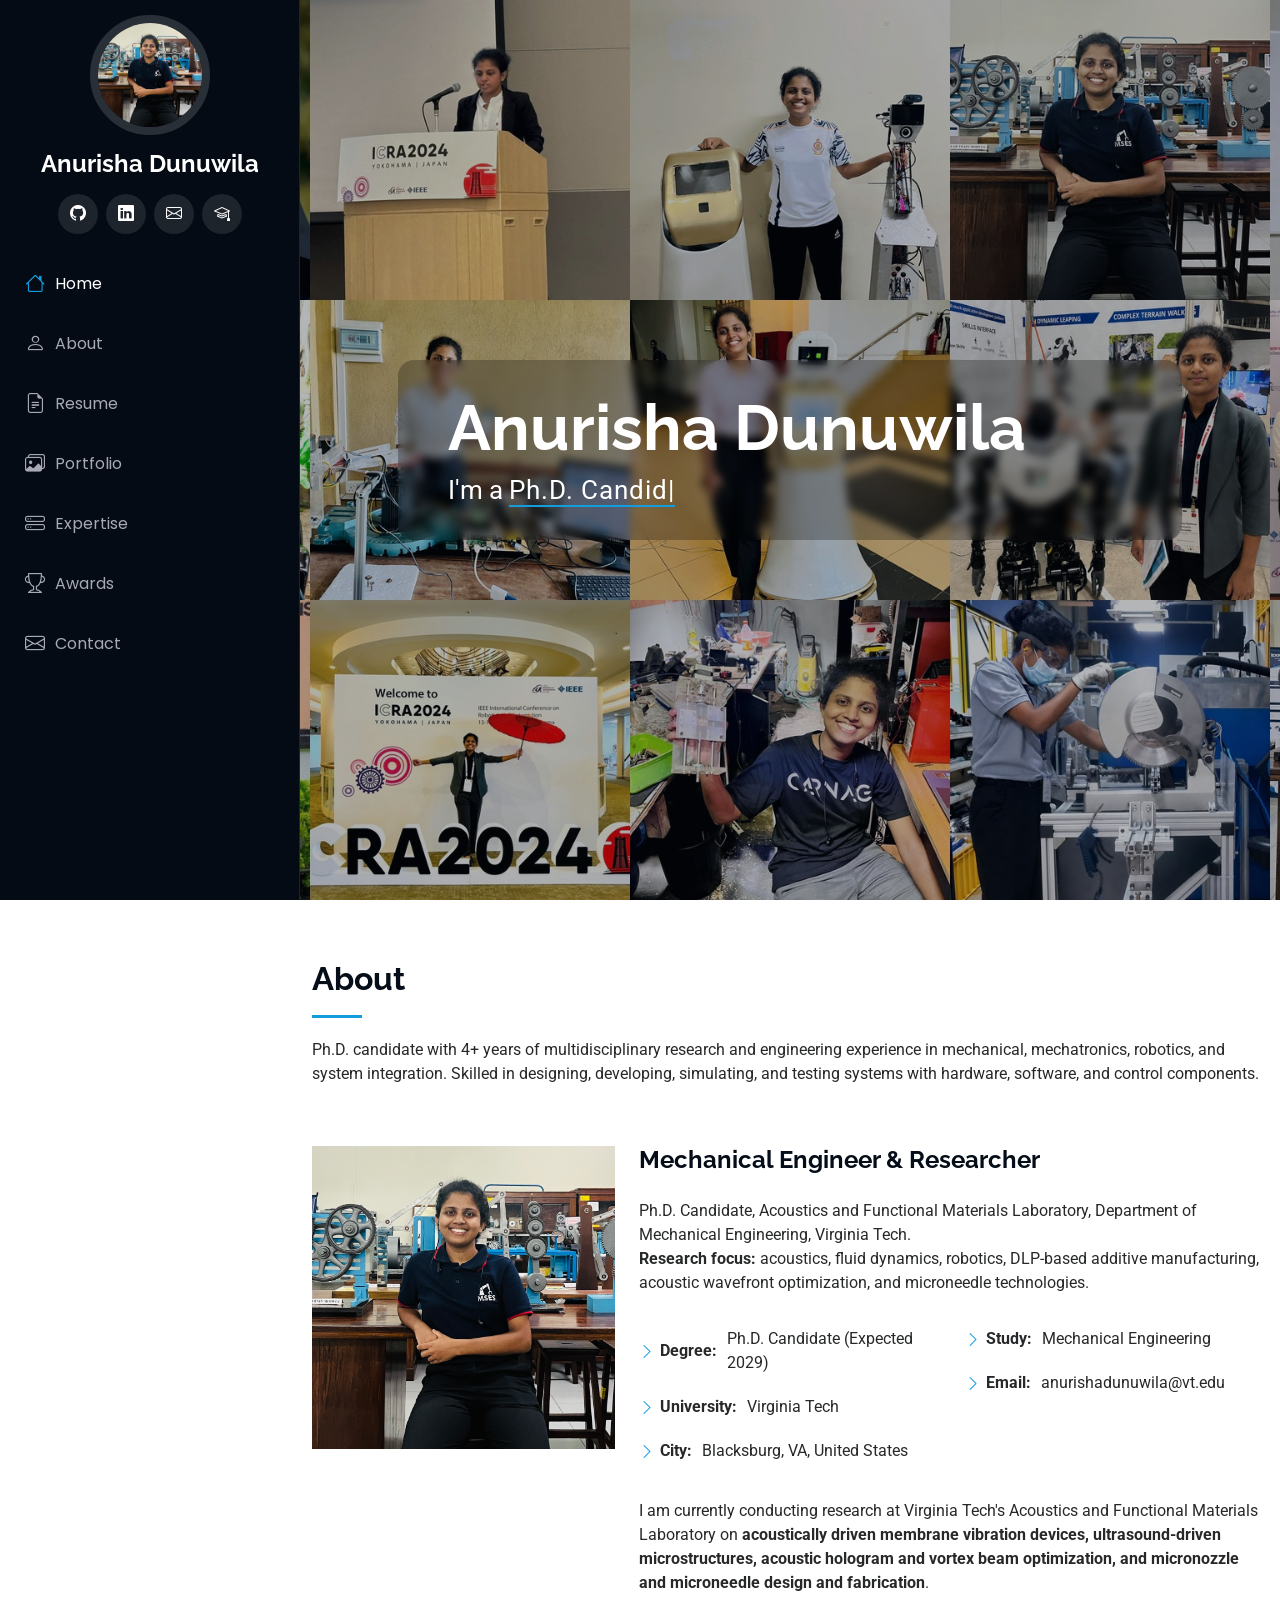
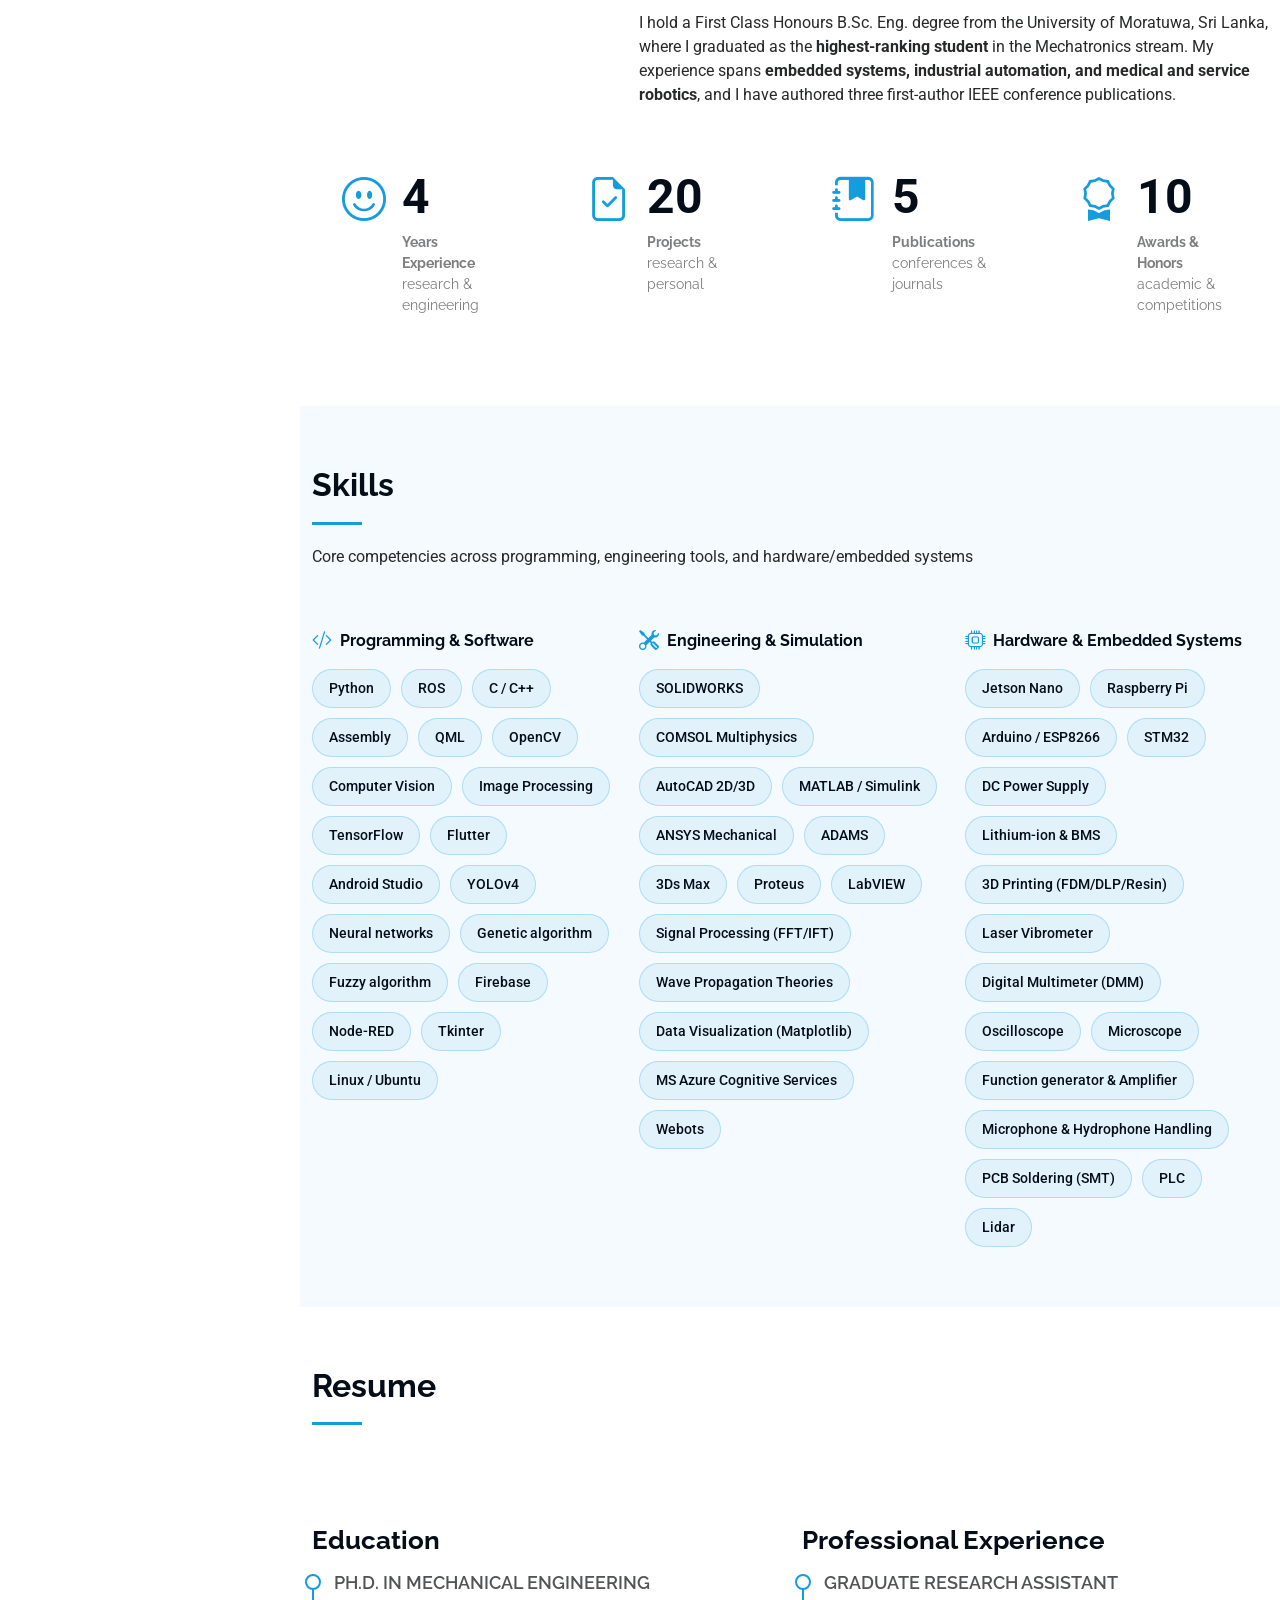
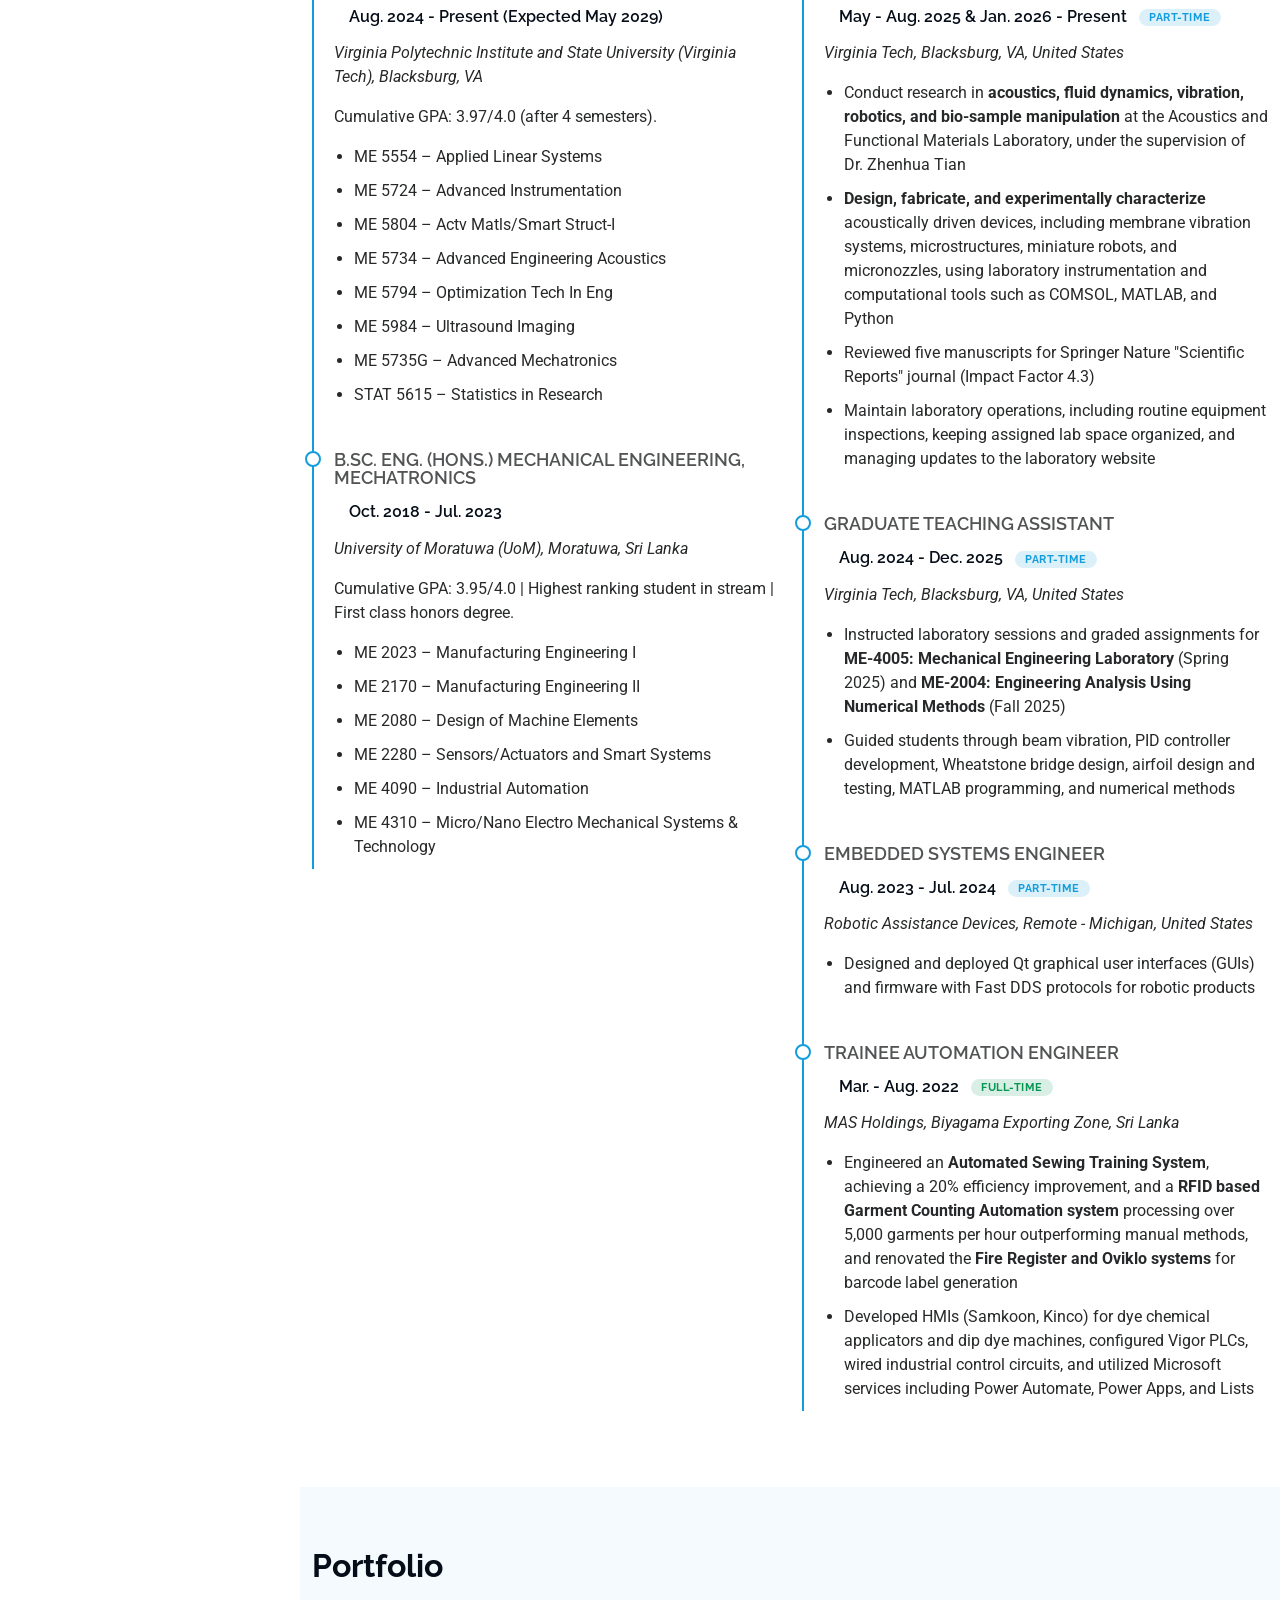
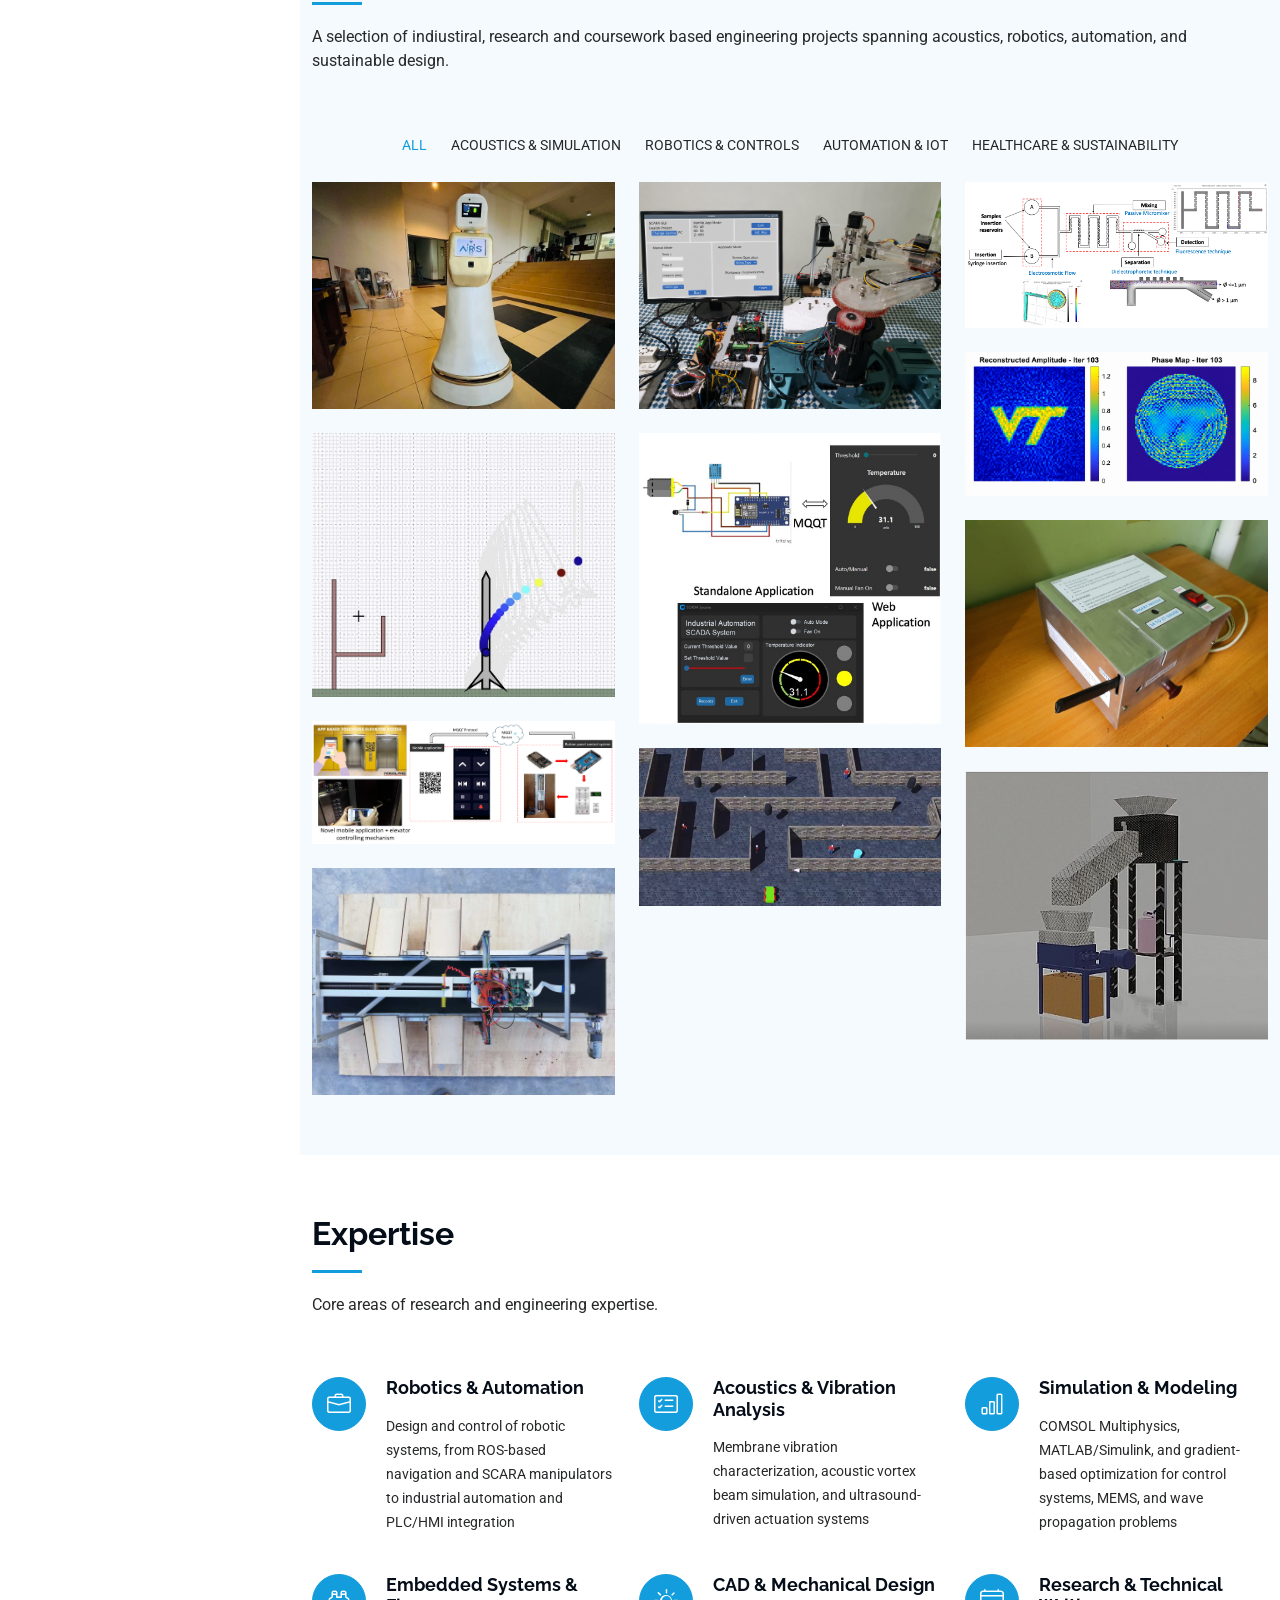
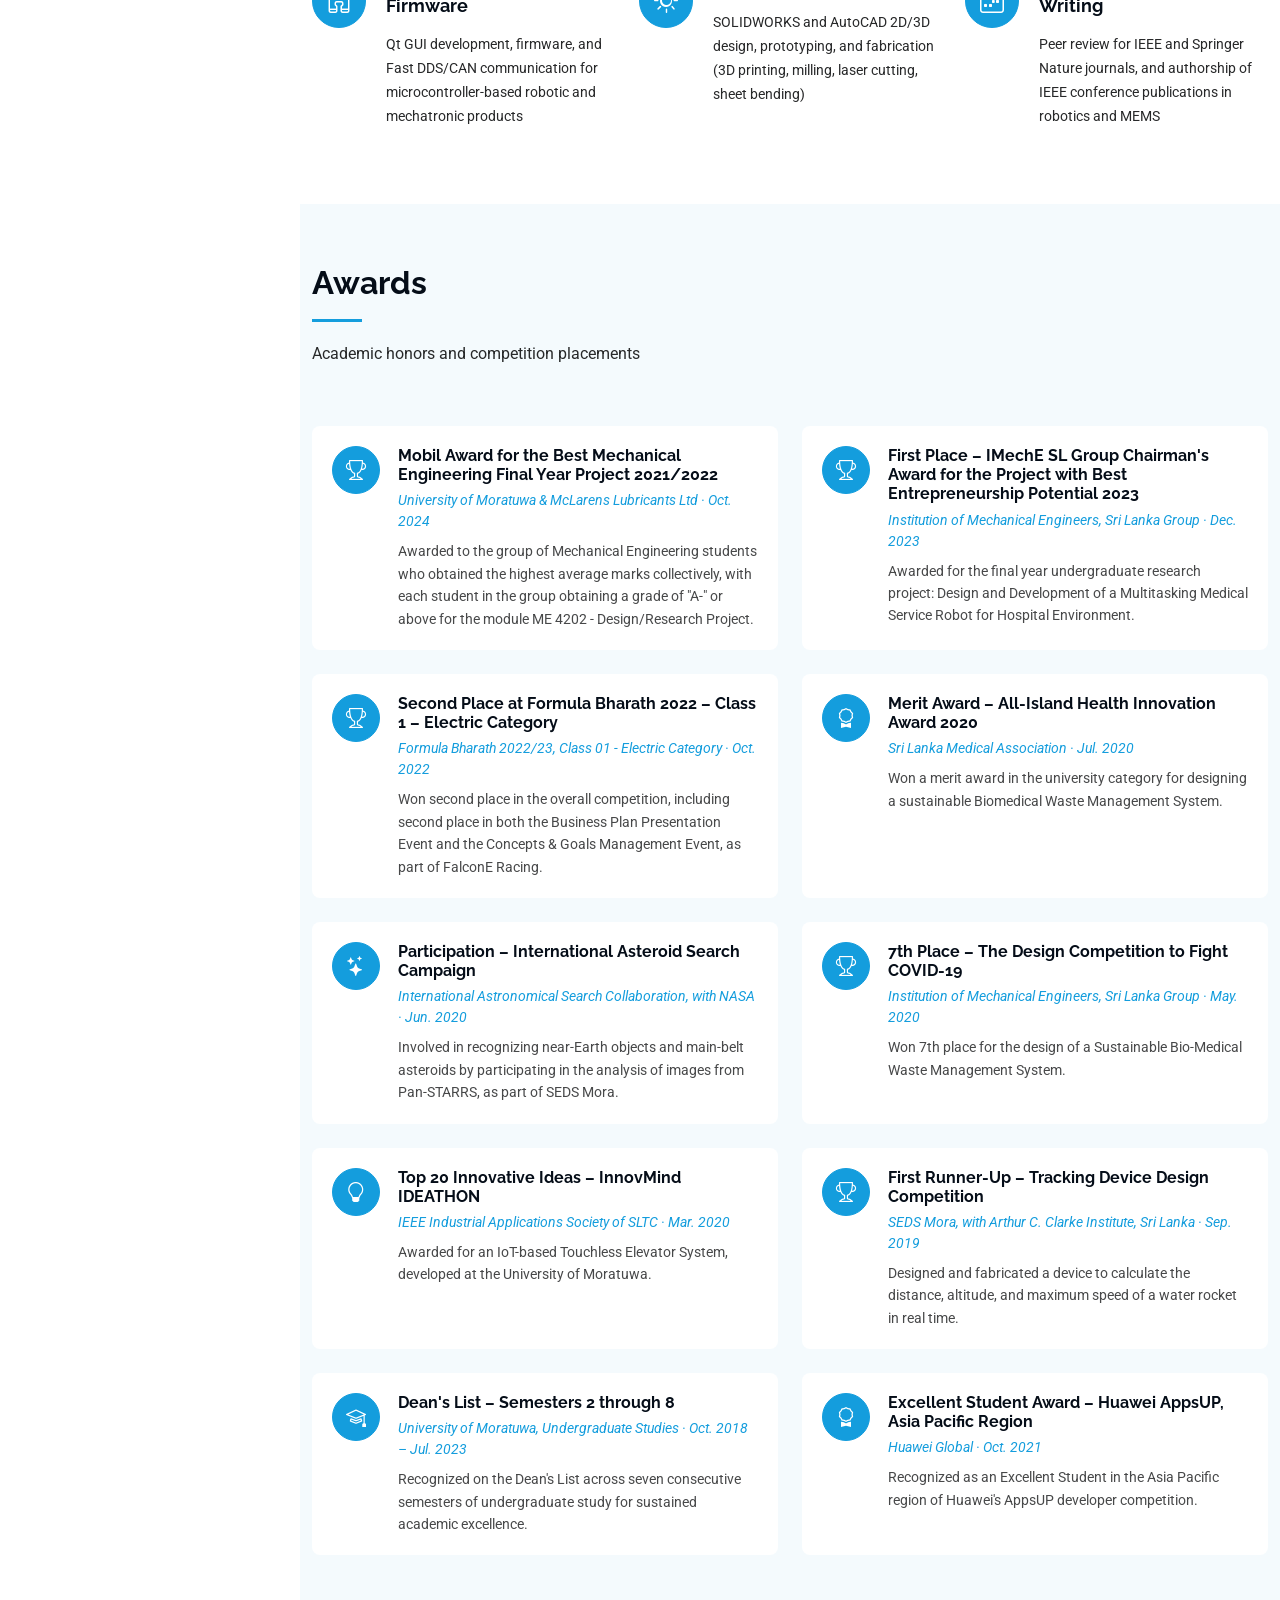
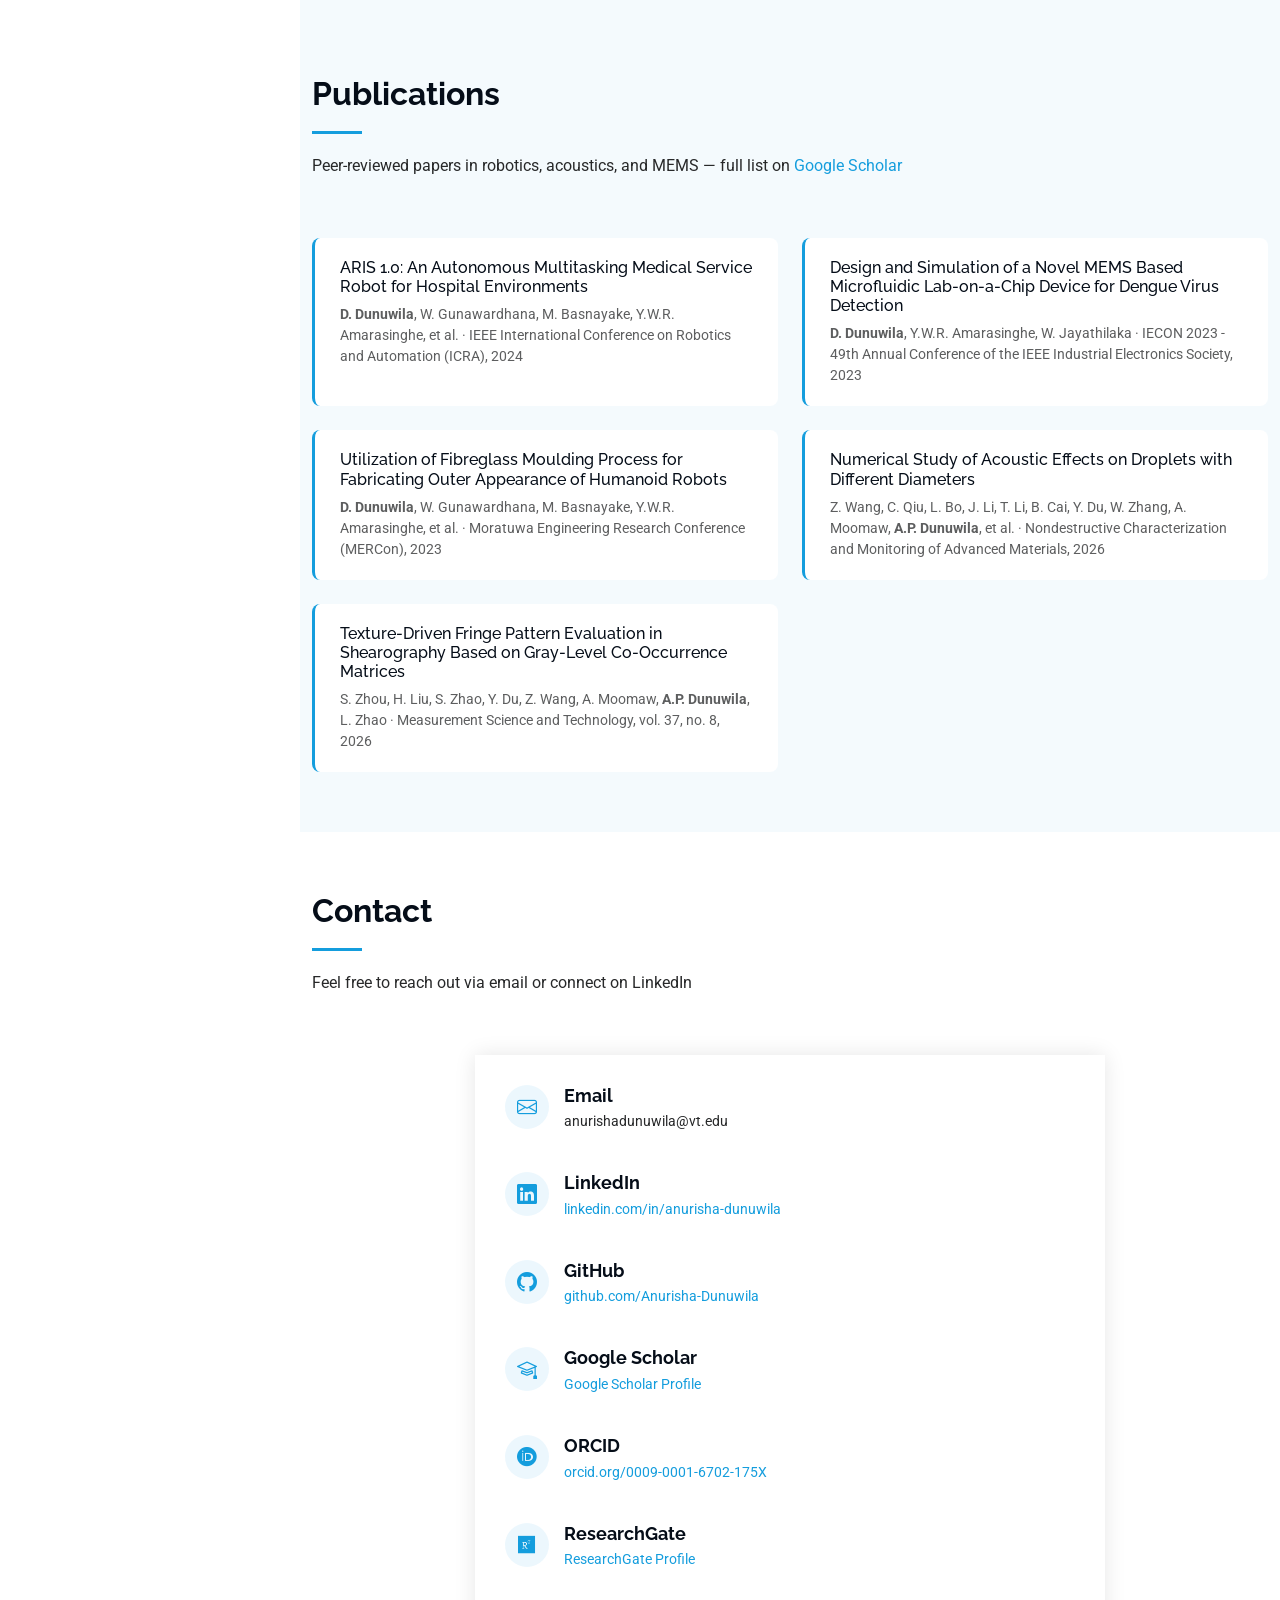
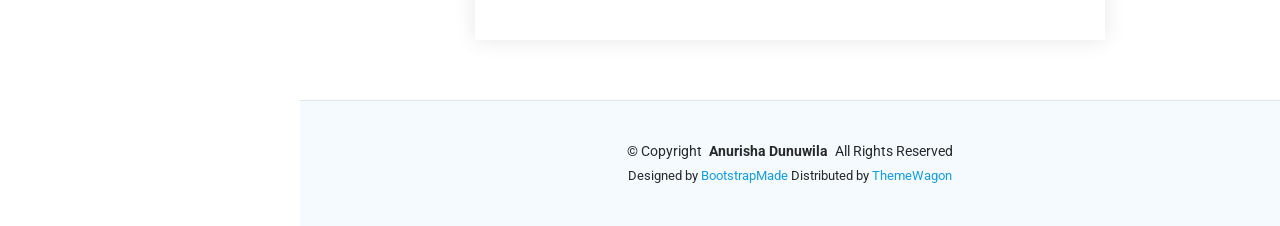
<file: index.html>
<!DOCTYPE html>
<html lang="en">

<head>
  <meta charset="utf-8">
  <meta content="width=device-width, initial-scale=1.0" name="viewport">
  <title>Anurisha Dunuwila - Mechanical Engineering Ph.D. Candidate</title>
  <meta content="Portfolio of Anurisha Piyathma Dunuwila, Ph.D. Candidate in Mechanical Engineering (Mechatronics) at Virginia Tech." name="description">
  <meta content="mechatronics, robotics, acoustics, mechanical engineering, ultrasound, Virginia Tech" name="keywords">

  <!-- Favicons -->
  <link href="assets/img/favicon.png" rel="icon">

  <!-- Fonts -->
  <link href="https://fonts.googleapis.com" rel="preconnect">
  <link href="https://fonts.gstatic.com" rel="preconnect" crossorigin>
  <link href="https://fonts.googleapis.com/css2?family=Roboto:ital,wght@0,100;0,300;0,400;0,500;0,700;0,900;1,100;1,300;1,400;1,500;1,700;1,900&family=Poppins:ital,wght@0,100;0,200;0,300;0,400;0,500;0,600;0,700;0,800;0,900;1,100;1,200;1,300;1,400;1,500;1,600;1,700;1,800;1,900&family=Raleway:ital,wght@0,100;0,200;0,300;0,400;0,500;0,600;0,700;0,800;0,900;1,100;1,200;1,300;1,400;1,500;1,600;1,700;1,800;1,900&display=swap" rel="stylesheet">

  <!-- Vendor CSS Files -->
  <link href="assets/vendor/bootstrap/css/bootstrap.min.css" rel="stylesheet">
  <link href="assets/vendor/bootstrap-icons/bootstrap-icons.css" rel="stylesheet">
  <link rel="stylesheet" href="https://cdnjs.cloudflare.com/ajax/libs/font-awesome/6.5.1/css/all.min.css">
  <link href="assets/vendor/aos/aos.css" rel="stylesheet">
  <link href="assets/vendor/glightbox/css/glightbox.min.css" rel="stylesheet">
  <link href="assets/vendor/swiper/swiper-bundle.min.css" rel="stylesheet">

  <!-- Main CSS File -->
  <link href="assets/css/main.css" rel="stylesheet">

  <!-- =======================================================
  * Template Name: iPortfolio
  * Template URL: https://bootstrapmade.com/iportfolio-bootstrap-portfolio-websites-template/
  * Updated: Jun 29 2024 with Bootstrap v5.3.3
  * Author: BootstrapMade.com
  * License: https://bootstrapmade.com/license/
  ======================================================== -->
</head>

<body class="index-page">

  <header id="header" class="header dark-background d-flex flex-column">
    <i class="header-toggle d-xl-none bi bi-list"></i>

    <div class="profile-img">
      <img src="assets/img/my-profile-img.jpg" alt="" class="img-fluid rounded-circle">
    </div>

    <a href="index.html" class="logo d-flex align-items-center justify-content-center">
      <!-- Uncomment the line below if you also wish to use an image logo -->
      <!-- <img src="assets/img/logo.png" alt=""> -->
      <h1 class="sitename">Anurisha Dunuwila</h1>
    </a>

    <div class="social-links text-center">
      <a href="https://github.com/Anurisha-Dunuwila" class="facebook"><i class="bi bi-github"></i></a>
      <a href="https://linkedin.com/in/anurisha-dunuwila" class="linkedin"><i class="bi bi-linkedin"></i></a>
      <a href="mailto:anurishadunuwila@vt.edu" class="instagram"><i class="bi bi-envelope"></i></a>
      <a href="https://scholar.google.com/citations?user=0nOm_yEAAAAJ&hl=en" class="google-plus" title="Google Scholar"><i class="bi bi-mortarboard"></i></a>
    </div>

    <nav id="navmenu" class="navmenu">
      <ul>
        <li><a href="#hero" class="active"><i class="bi bi-house navicon"></i>Home</a></li>
        <li><a href="#about"><i class="bi bi-person navicon"></i> About</a></li>
        <li><a href="#resume"><i class="bi bi-file-earmark-text navicon"></i> Resume</a></li>
        <li><a href="#portfolio"><i class="bi bi-images navicon"></i> Portfolio</a></li>
        <li><a href="#services"><i class="bi bi-hdd-stack navicon"></i> Expertise</a></li>
        <li><a href="#awards"><i class="bi bi-trophy navicon"></i> Awards</a></li>
        <li><a href="#contact"><i class="bi bi-envelope navicon"></i> Contact</a></li>
      </ul>
    </nav>

  </header>

  <main class="main">

    <!-- Hero Section -->
    <section id="hero" class="hero section dark-background">

      <img src="assets/img/hero-bg.jpg" alt="" data-aos="fade-in" class="">

      <div class="container" data-aos="fade-up" data-aos-delay="100">
        <h2>Anurisha Dunuwila</h2>
        <p>I'm a <span class="typed" data-typed-items="Ph.D. Candidate, Mechanical Engineer, Mechatronics Specialist, Researcher">Ph.D. Candidate</span><span class="typed-cursor typed-cursor--blink" aria-hidden="true"></span><span class="typed-cursor typed-cursor--blink" aria-hidden="true"></span></p>
      </div>

    </section><!-- /Hero Section -->

    <!-- About Section -->
    <section id="about" class="about section">

      <!-- Section Title -->
      <div class="container section-title" data-aos="fade-up">
        <h2>About</h2>
        <p>Ph.D. candidate with 4+ years of multidisciplinary research and engineering experience in mechanical, mechatronics, robotics, and system integration. Skilled in designing, developing, simulating, and testing systems with hardware, software, and control components.</p>
      </div><!-- End Section Title -->

      <div class="container" data-aos="fade-up" data-aos-delay="100">

        <div class="row gy-4 justify-content-center">
          <div class="col-lg-4">
            <img src="assets/img/my-profile-img.jpg" class="img-fluid" alt="">
          </div>
          <div class="col-lg-8 content">
            <h2>Mechanical Engineer &amp; Researcher</h2>
            <p class="py-3">
              Ph.D. Candidate, Acoustics and Functional Materials Laboratory, Department of Mechanical Engineering, Virginia Tech.<br>
              <strong>Research focus:</strong> acoustics, fluid dynamics, robotics, DLP-based additive manufacturing, acoustic wavefront optimization, and microneedle technologies.
            </p>
            <div class="row">
              <div class="col-lg-6">
                <ul>
                  <li><i class="bi bi-chevron-right"></i> <strong>Degree:</strong> <span>Ph.D. Candidate (Expected 2029)</span></li>
                  <li><i class="bi bi-chevron-right"></i> <strong>University:</strong> <span>Virginia Tech</span></li>
                  <li><i class="bi bi-chevron-right"></i> <strong>City:</strong> <span>Blacksburg, VA, United States</span></li>
                </ul>
              </div>
              <div class="col-lg-6">
                <ul>
                  <li><i class="bi bi-chevron-right"></i> <strong>Study:</strong> <span>Mechanical Engineering</span></li>
                  <li><i class="bi bi-chevron-right"></i> <strong>Email:</strong> <span>anurishadunuwila@vt.edu</span></li>
                </ul>
              </div>
            </div>
            <p class="pt-3 mb-0">
              I am currently conducting research at Virginia Tech's Acoustics and Functional Materials Laboratory on <b>acoustically driven membrane vibration devices, ultrasound-driven microstructures, acoustic hologram and vortex beam optimization, and micronozzle and microneedle design and fabrication</b>.
            </p>
            <p class="pt-3 mb-0">
              I hold a First Class Honours B.Sc. Eng. degree from the University of Moratuwa, Sri Lanka, where I graduated as the <b>highest-ranking student</b> in the Mechatronics stream. My experience spans <b>embedded systems, industrial automation, and medical and service robotics</b>, and I have authored three first-author IEEE conference publications.
            </p>
          </div>
        </div>

      </div>

    </section><!-- /About Section -->

    <!-- Stats Section -->
    <section id="stats" class="stats section">

      <div class="container" data-aos="fade-up" data-aos-delay="100">

        <div class="row gy-4">

          <div class="col-lg-3 col-md-6">
            <div class="stats-item">
              <i class="bi bi-emoji-smile"></i>
              <span data-purecounter-start="0" data-purecounter-end="4" data-purecounter-duration="1" class="purecounter"></span>
              <p><strong>Years Experience</strong> <span>research &amp; engineering</span></p>
            </div>
          </div><!-- End Stats Item -->

          <div class="col-lg-3 col-md-6">
            <div class="stats-item">
              <i class="bi bi-file-earmark-check"></i>
              <span data-purecounter-start="0" data-purecounter-end="20" data-purecounter-duration="1" class="purecounter"></span>
              <p><strong>Projects</strong> <span>research &amp; personal</span></p>
            </div>
          </div><!-- End Stats Item -->

          <div class="col-lg-3 col-md-6">
            <div class="stats-item">
              <i class="bi bi-journal-bookmark-fill"></i>
              <span data-purecounter-start="0" data-purecounter-end="5" data-purecounter-duration="1" class="purecounter"></span>
              <p><strong>Publications</strong> <span>conferences & journals</span></p>
            </div>
          </div><!-- End Stats Item -->

          <div class="col-lg-3 col-md-6">
            <div class="stats-item">
              <i class="bi bi-award"></i>
              <span data-purecounter-start="0" data-purecounter-end="10" data-purecounter-duration="1" class="purecounter"></span>
              <p><strong>Awards &amp; Honors</strong> <span>academic &amp; competitions</span></p>
            </div>
          </div><!-- End Stats Item -->

        </div>

      </div>

    </section><!-- /Stats Section -->

    <!-- Skills Section -->
    <section id="skills" class="skills section light-background">

      <!-- Section Title -->
      <div class="container section-title" data-aos="fade-up">
        <h2>Skills</h2>
        <p>Core competencies across programming, engineering tools, and hardware/embedded systems</p>
      </div><!-- End Section Title -->

      <div class="container" data-aos="fade-up" data-aos-delay="100">

        <div class="row gy-4 skills-groups">

          <div class="col-lg-4 col-md-6">
            <h4 class="skills-group-title"><i class="bi bi-code-slash"></i> Programming &amp; Software</h4>
            <div class="skill-tags">
              <span class="skill-tag">Python</span>
              <span class="skill-tag">ROS</span>
              <span class="skill-tag">C / C++</span>
              <span class="skill-tag">Assembly</span>
              <span class="skill-tag">QML</span>
              <span class="skill-tag">OpenCV</span>
              <span class="skill-tag">Computer Vision</span>
              <span class="skill-tag">Image Processing</span>
              <span class="skill-tag">TensorFlow</span>
              <span class="skill-tag">Flutter</span>
              <span class="skill-tag">Android Studio</span>
              <span class="skill-tag">YOLOv4</span>
              <span class="skill-tag">Neural networks</span>
              <span class="skill-tag">Genetic algorithm</span>
              <span class="skill-tag">Fuzzy algorithm</span>
              <span class="skill-tag">Firebase</span>
              <span class="skill-tag">Node-RED</span>
              <span class="skill-tag">Tkinter</span>
              <span class="skill-tag">Linux / Ubuntu</span>
            </div>
          </div>

          <div class="col-lg-4 col-md-6">
            <h4 class="skills-group-title"><i class="bi bi-tools"></i> Engineering &amp; Simulation</h4>
            <div class="skill-tags">
              <span class="skill-tag">SOLIDWORKS</span>
              <span class="skill-tag">COMSOL Multiphysics</span>
              <span class="skill-tag">AutoCAD 2D/3D</span>
              <span class="skill-tag">MATLAB / Simulink</span>
              <span class="skill-tag">ANSYS Mechanical</span>
              <span class="skill-tag">ADAMS</span>
              <span class="skill-tag">3Ds Max</span>
              <span class="skill-tag">Proteus</span>
              <span class="skill-tag">LabVIEW</span>
              <span class="skill-tag">Signal Processing (FFT/IFT)</span>
              <span class="skill-tag">Wave Propagation Theories</span>
              <span class="skill-tag">Data Visualization (Matplotlib)</span>
              <span class="skill-tag">MS Azure Cognitive Services</span>
              <span class="skill-tag">Webots</span>
            </div>
          </div>

          <div class="col-lg-4 col-md-6">
            <h4 class="skills-group-title"><i class="bi bi-cpu"></i> Hardware &amp; Embedded Systems</h4>
            <div class="skill-tags">
              <span class="skill-tag">Jetson Nano</span>
              <span class="skill-tag">Raspberry Pi</span>
              <span class="skill-tag">Arduino / ESP8266</span>
              <span class="skill-tag">STM32</span>
              <span class="skill-tag">DC Power Supply</span>
              <span class="skill-tag">Lithium-ion &amp; BMS</span>
              <span class="skill-tag">3D Printing (FDM/DLP/Resin)</span>
              <span class="skill-tag">Laser Vibrometer</span>
              <span class="skill-tag">Digital Multimeter (DMM)</span>
              <span class="skill-tag">Oscilloscope</span>
              <span class="skill-tag">Microscope</span>
              <span class="skill-tag">Function generator & Amplifier</span>
              <span class="skill-tag">Microphone & Hydrophone Handling</span>
              <span class="skill-tag">PCB Soldering (SMT)</span>
              <span class="skill-tag">PLC</span>
              <span class="skill-tag">Lidar</span>
            </div>
          </div>

        </div>

      </div>

    </section><!-- /Skills Section -->

    <!-- Resume Section -->
    <section id="resume" class="resume section">

      <!-- Section Title -->
      <div class="container section-title" data-aos="fade-up">
        <h2>Resume</h2>
      </div><!-- End Section Title -->

      <div class="container">

        <div class="row">

          <div class="col-lg-6" data-aos="fade-up" data-aos-delay="100">

            <h3 class="resume-title">Education</h3>
            <div class="resume-item">
              <h4>Ph.D. in Mechanical Engineering</h4>
              <h5>Aug. 2024 - Present (Expected May 2029)</h5>
              <p><em>Virginia Polytechnic Institute and State University (Virginia Tech), Blacksburg, VA</em></p>
              <p>Cumulative GPA: 3.97/4.0 (after 4 semesters).</p>
              <ul>
                <li>ME 5554 – Applied Linear Systems</li>
                <li>ME 5724 – Advanced Instrumentation</li>
                <li>ME 5804 – Actv Matls/Smart Struct-I</li>
                <li>ME 5734 – Advanced Engineering Acoustics</li>
                <li>ME 5794 – Optimization Tech In Eng</li>
                <li>ME 5984 – Ultrasound Imaging</li>
                <li>ME 5735G – Advanced Mechatronics</li>
                <li>STAT 5615 – Statistics in Research</li>
              </ul>
            </div><!-- Edn Resume Item -->

            <div class="resume-item">
              <h4>B.Sc. Eng. (Hons.) Mechanical Engineering, Mechatronics</h4>
              <h5>Oct. 2018 - Jul. 2023</h5>
              <p><em>University of Moratuwa (UoM), Moratuwa, Sri Lanka</em></p>
              <p>Cumulative GPA: 3.95/4.0 | Highest ranking student in stream | First class honors degree.</p>
              <ul>
                <li>ME 2023 – Manufacturing Engineering I</li>
                <li>ME 2170 – Manufacturing Engineering II</li>
                <li>ME 2080 – Design of Machine Elements</li>
                <li>ME 2280 – Sensors/Actuators and Smart Systems</li>
                <li>ME 4090 – Industrial Automation</li>
                <li>ME 4310 – Micro/Nano Electro Mechanical Systems &amp; Technology</li>
              </ul>
            </div><!-- Edn Resume Item -->

          </div>

          <div class="col-lg-6" data-aos="fade-up" data-aos-delay="200">
            <h3 class="resume-title">Professional Experience</h3>
            <div class="resume-item">
              <h4>Graduate Research Assistant</h4>
              <h5>May - Aug. 2025 &amp; Jan. 2026 - Present <span class="badge-parttime">Part-Time</span></h5>
              <p><em>Virginia Tech, Blacksburg, VA, United States</em></p>
              <ul>
                <li>Conduct research in <b>acoustics, fluid dynamics, vibration, robotics, and bio-sample manipulation</b> at the Acoustics and Functional Materials Laboratory, under the supervision of Dr. Zhenhua Tian</li>
                <li><b>Design, fabricate, and experimentally characterize</b> acoustically driven devices, including membrane vibration systems, microstructures, miniature robots, and micronozzles, using laboratory instrumentation and computational tools such as COMSOL, MATLAB, and Python</li>
                <li>Reviewed five manuscripts for Springer Nature "Scientific Reports" journal (Impact Factor 4.3)</li>
                <li>Maintain laboratory operations, including routine equipment inspections, keeping assigned lab space organized, and managing updates to the laboratory website</li>
              </ul>
            </div><!-- Edn Resume Item -->

            <div class="resume-item">
              <h4>Graduate Teaching Assistant</h4>
              <h5>Aug. 2024 - Dec. 2025 <span class="badge-parttime">Part-Time</span></h5>
              <p><em>Virginia Tech, Blacksburg, VA, United States</em></p>
              <ul>
                <li>Instructed laboratory sessions and graded assignments for <b>ME-4005: Mechanical Engineering Laboratory</b> (Spring 2025) and <b>ME-2004: Engineering Analysis Using Numerical Methods</b> (Fall 2025)</li>
                <li>Guided students through beam vibration, PID controller development, Wheatstone bridge design, airfoil design and testing, MATLAB programming, and numerical methods</li>
              </ul>
            </div><!-- Edn Resume Item -->

            <div class="resume-item">
              <h4>Embedded Systems Engineer</h4>
              <h5>Aug. 2023 - Jul. 2024 <span class="badge-parttime">Part-Time</span></h5>
              <p><em>Robotic Assistance Devices, Remote - Michigan, United States</em></p>
              <ul>
                <li>Designed and deployed Qt graphical user interfaces (GUIs) and firmware with Fast DDS protocols for robotic products</li>
              </ul>
            </div><!-- Edn Resume Item -->

            <div class="resume-item">
              <h4>Trainee Automation Engineer</h4>
              <h5>Mar. - Aug. 2022 <span class="badge-fulltime">Full-Time</span></h5>
              <p><em>MAS Holdings, Biyagama Exporting Zone, Sri Lanka</em></p>
              <ul>
                <li>Engineered an <b>Automated Sewing Training System</b>, achieving a 20% efficiency improvement, and a <b>RFID based Garment Counting Automation system</b> processing over 5,000 garments per hour outperforming manual methods, and renovated the <b>Fire Register and Oviklo systems</b> for barcode label generation</li>
                <li>Developed HMIs (Samkoon, Kinco) for dye chemical applicators and dip dye machines, configured Vigor PLCs, wired industrial control circuits, and utilized Microsoft services including Power Automate, Power Apps, and Lists</li>
              </ul>
            </div><!-- Edn Resume Item -->

          </div>

        </div>

      </div>

    </section><!-- /Resume Section -->

    <!-- Portfolio Section -->
    <section id="portfolio" class="portfolio section light-background">

      <!-- Section Title -->
      <div class="container section-title" data-aos="fade-up">
        <h2>Portfolio</h2>
        <p>A selection of indiustiral, research and coursework based engineering projects spanning acoustics, robotics, automation, and sustainable design.</p>
      </div><!-- End Section Title -->

      <div class="container">

        <div class="isotope-layout" data-default-filter="*" data-layout="masonry" data-sort="original-order">

          <ul class="portfolio-filters isotope-filters" data-aos="fade-up" data-aos-delay="100">
            <li data-filter="*" class="filter-active">All</li>
            <li data-filter=".filter-acoustics">Acoustics &amp; Simulation</li>
            <li data-filter=".filter-robotics">Robotics &amp; Controls</li>
            <li data-filter=".filter-automation">Automation &amp; IoT</li>
            <li data-filter=".filter-healthcare">Healthcare &amp; Sustainability</li>
          </ul><!-- End Portfolio Filters -->

          <div class="row gy-4 isotope-container" data-aos="fade-up" data-aos-delay="200">

            <div class="col-lg-4 col-md-6 portfolio-item isotope-item filter-robotics">
              <div class="portfolio-content h-100">
                <img src="assets/img/portfolio/aris-medical-robot.jpg" class="img-fluid" alt="">
                <div class="portfolio-info">
                  <h4>Multitasking Medical Service Robot (ARIS 1.0)</h4>
                  <p>Semi-autonomous hospital robot with ROS navigation and telepresence</p>
                  <a href="assets/img/portfolio/aris-medical-robot.jpg" data-gallery="portfolio-gallery-robotics" class="glightbox preview-link" data-glightbox="title: Multitasking Medical Service Robot (ARIS 1.0); description: Engineered a <b> semi-autonomous three-wheeled omnidirectional robot </b> with <b> ROS-based navigation </b> (±30 cm accuracy), <b> Jitsi-based telepresence</b>, and <b> Sinhala-language interaction powered by OpenAI,</b> enabling virtual ward rounds and remote patient monitoring in hospital environments. Jul. 2022 - Jul. 2023. "><i class="bi bi-zoom-in"></i></a>
                </div>
              </div>
            </div><!-- End Portfolio Item -->

            <div class="col-lg-4 col-md-6 portfolio-item isotope-item filter-robotics">
              <div class="portfolio-content h-100">
                <img src="assets/img/portfolio/scara-robot.jpg" class="img-fluid" alt="">
                <div class="portfolio-info">
                  <h4>Vision-based 4 DOF SCARA Robot for Screw Operations</h4>
                  <p>Vision-guided robotic arm for automated screw operations</p>
                  <a href="assets/img/portfolio/scara-robot.jpg" data-gallery="portfolio-gallery-robotics" class="glightbox preview-link" data-glightbox="title: Vision-based 4 DOF SCARA Robot for Screw Operations; description: Designed a <b>4 DOF SCARA robot </b> (17 cm radial annular effective workspace) with <b>vision-based (YOLOv4) screw detection</b> (88% accuracy) to locate screw heads and perform screw loosening operations, compatible up to Metric class 4.8 Phillips head M5 screws. Performed forward and inverse kinematics, dynamics, and control system design <b>(Disturbance Observer)</b> with machine learning. Jul. 2021 - Jul. 2023."><i class="bi bi-zoom-in"></i></a>
                </div>
              </div>
            </div><!-- End Portfolio Item -->

            <div class="col-lg-4 col-md-6 portfolio-item isotope-item filter-healthcare">
              <div class="portfolio-content h-100">
                <img src="assets/img/portfolio/microfluidic-lab-chip.png" class="img-fluid" alt="">
                <div class="portfolio-info">
                  <h4>Simulation of a Novel Microfluidic Lab-on-a-Chip Device for Dengue Virus Detection</h4>
                  <p>MEMS microfluidic chip for dengue virus detection</p>
                  <a href="assets/img/portfolio/microfluidic-lab-chip.png" data-gallery="portfolio-gallery-healthcare" class="glightbox preview-link" data-glightbox="title: Simulation of a Novel Microfluidic Lab-on-a-Chip Device for Dengue Virus Detection; description: Designed a MEMS-based lab-on-a-chip device (8x4x2 mm³) with integrated sections for insertion (125 µm/s), mixing (250 µm/s), viral separation (1000 µm/s), and detection using <b> electroosmotic, dielectrophoretic, and fluorescence techniques,</b> validated through <b> COMSOL Multiphysics </b> simulations. Nov. 2022 - Mar. 2023."><i class="bi bi-zoom-in"></i></a>
                </div>
              </div>
            </div><!-- End Portfolio Item -->

            <div class="col-lg-4 col-md-6 portfolio-item isotope-item filter-acoustics">
              <div class="portfolio-content h-100">
                <img src="assets/img/portfolio/acoustic-holograms.jpg" class="img-fluid" alt="">
                <div class="portfolio-info">
                  <h4>Gradient-Based Optimization of Acoustic Holograms for Wavefront Control</h4>
                  <p>Optimization algorithms for acoustic wavefront control</p>
                  <a href="assets/img/portfolio/acoustic-holograms.jpg" data-gallery="portfolio-gallery-acoustics" class="glightbox preview-link" data-glightbox="title: Gradient-Based Optimization of Acoustic Holograms for Wavefront Control; description: Programmed <b>Steepest Descent (SD)</b> and <b> Sequential Quadratic Programming (SQP) algorithms</b> for hologram optimization using the <b> Angular Spectrum Method (ASM)</b>, extending the project toward wave propagation on curved surfaces. SD consistently achieves approximately 99.5-99.8% loss reduction compared to Iterative ASM for different image samples, while providing 25-46% faster convergence in most cases. Jan. - Dec. 2025."><i class="bi bi-zoom-in"></i></a>
                </div>
              </div>
            </div><!-- End Portfolio Item -->

            <div class="col-lg-4 col-md-6 portfolio-item isotope-item filter-robotics">
              <div class="portfolio-content h-100">
                <img src="assets/img/portfolio/rocket-control-system.jpg" class="img-fluid" alt="">
                <div class="portfolio-info">
                  <h4>Rocket Control System Modeling and Simulation</h4>
                  <p>State-space control design for 2D rocket trajectory tracking</p>
                  <a href="assets/img/portfolio/rocket-control-system.jpg" data-gallery="portfolio-gallery-robotics" class="glightbox preview-link" data-glightbox="title: Rocket Control System Modeling and Simulation; description: Coded and implemented a <b>state-space representation</b> for a 2D rocket, including <b>open-loop and closed-loop response, full-state feedback, a Luenberger observer, and an LQI compensator</b> to achieve trajectory tracking under control constraints. Analyzed eigenvalues, damping, and settling time, visualizing responses through custom-built animation tools. Aug. - Dec. 2024."><i class="bi bi-zoom-in"></i></a>
                </div>
              </div>
            </div><!-- End Portfolio Item -->

            <div class="col-lg-4 col-md-6 portfolio-item isotope-item filter-automation">
              <div class="portfolio-content h-100">
                <img src="assets/img/portfolio/scada-temperature-control.jpg" class="img-fluid" alt="">
                <div class="portfolio-info">
                  <h4>SCADA System for Temperature Control in Industrial Applications</h4>
                  <p>Real-time industrial temperature monitoring and fan control</p>
                  <a href="assets/img/portfolio/scada-temperature-control.jpg" data-gallery="portfolio-gallery-automation" class="glightbox preview-link" data-glightbox="title: SCADA System for Temperature Control in Industrial Applications; description: Contributed to standalone application and web application development for real-time fan control via temperature monitoring, using <b> MQTT, Python, and Node-RED</b> to synchronize software with hardware. Nov. 2022 - Mar. 2023."><i class="bi bi-zoom-in"></i></a>
                </div>
              </div>
            </div><!-- End Portfolio Item -->

            <div class="col-lg-4 col-md-6 portfolio-item isotope-item filter-healthcare">
              <div class="portfolio-content h-100">
                <img src="assets/img/portfolio/needle-burner.jpg" class="img-fluid" alt="">
                <div class="portfolio-info">
                  <h4>Design and Development of a Cost-Effective Needle Burner for Healthcare Sector</h4>
                  <p>Cost-effective medical needle disposal device</p>
                  <a href="assets/img/portfolio/needle-burner.jpg" data-gallery="portfolio-gallery-healthcare" class="glightbox preview-link" data-glightbox="title: Design and Development of a Cost-Effective Needle Burner for Healthcare Sector; description: Designed and fabricated a cost-effective needle burner as an alternative to conventional hypodermic needle disposal methods (suitable for 14G-27G needles), featuring an incineration port and hub cutter. <b> COMSOL Multiphysics</b> was used to simulate the incineration process, with <b>SOLIDWORKS, 3Ds Max, and Proteus</b> supporting the design stage, and <b> laser cutting, sheet bending, drilling, and grinding</b> used for fabrication. Nov. 2020 - Jul. 2021."><i class="bi bi-zoom-in"></i></a>
                </div>
              </div>
            </div><!-- End Portfolio Item -->

            <div class="col-lg-4 col-md-6 portfolio-item isotope-item filter-automation">
              <div class="portfolio-content h-100">
                <img src="assets/img/portfolio/iot-touchless-elevator.jpg" class="img-fluid" alt="">
                <div class="portfolio-info">
                  <h4>IoT-Based Touchless Elevator Control</h4>
                  <p>Touchless, QR-based elevator control system</p>
                  <a href="assets/img/portfolio/iot-touchless-elevator.jpg" data-gallery="portfolio-gallery-automation" class="glightbox preview-link" data-glightbox="title: IoT-Based Touchless Elevator Control; description: Prototyped a touchless elevator system and implemented Arduino code for both manual and mobile app-based control, using a QR-code-based floor selection and <b> MQTT</b> over Wi-Fi to relay commands to <b> NodeMCU and Arduino boards</b>, minimizing surface contact and germ spread. Aug. - Dec. 2020."><i class="bi bi-zoom-in"></i></a>
                </div>
              </div>
            </div><!-- End Portfolio Item -->

            <div class="col-lg-4 col-md-6 portfolio-item isotope-item filter-robotics">
              <div class="portfolio-content h-100">
                <img src="assets/img/portfolio/maze-solving-robot.jpg" class="img-fluid" alt="">
                <div class="portfolio-info">
                  <h4>Designing a Maze Solving and Obstacle Avoiding Robot Using Image Processing</h4>
                  <p>Autonomous maze-solving and obstacle-avoiding robot</p>
                  <a href="assets/img/portfolio/maze-solving-robot.jpg" data-gallery="portfolio-gallery-robotics" class="glightbox preview-link" data-glightbox="title: Designing a Maze Solving and Obstacle Avoiding Robot Using Image Processing; description: Launched a robot with camera, receiver, and ultrasonic sensors for <b> object detection and autonomous navigation</b>, using image processing for maze solving and obstacle avoidance. Sep. - Nov. 2020."><i class="bi bi-zoom-in"></i></a>
                </div>
              </div>
            </div><!-- End Portfolio Item -->

            <div class="col-lg-4 col-md-6 portfolio-item isotope-item filter-healthcare">
              <div class="portfolio-content h-100">
                <img src="assets/img/portfolio/biomedical-waste-management.jpg" class="img-fluid" alt="">
                <div class="portfolio-info">
                  <h4>Sustainable Biomedical Waste Management System during COVID-19</h4>
                  <p>Low-cost PPE recycling and decontamination system</p>
                  <a href="assets/img/portfolio/biomedical-waste-management.jpg" data-gallery="portfolio-gallery-healthcare" class="glightbox preview-link" data-glightbox="title: Sustainable Biomedical Waste Management System during COVID-19; description: Designed a novel low-cost PPE recycling system integrating <b> a disinfection chamber, UV treatment tunnel, and shredder </b>, capable of processing 3-6 kg per cycle with a cycle time of 40-60 minutes (approximately 72-144 kg/day) while reducing incineration-related toxic emissions. Mar. - Aug. 2020."><i class="bi bi-zoom-in"></i></a>
                </div>
              </div>
            </div><!-- End Portfolio Item -->

            <div class="col-lg-4 col-md-6 portfolio-item isotope-item filter-automation">
              <div class="portfolio-content h-100">
                <img src="assets/img/portfolio/conveyor-belt-sorting.jpg" class="img-fluid" alt="">
                <div class="portfolio-info">
                  <h4>Fabrication of a Conveyor Belt with Object Sorting &amp; Counting Feature</h4>
                  <p>Automated vegetable sorting via image recognition</p>
                  <a href="assets/img/portfolio/conveyor-belt-sorting.jpg" data-gallery="portfolio-gallery-automation" class="glightbox preview-link" data-glightbox="title: Fabrication of a Conveyor Belt with Object Sorting & Counting Feature; description: Developed an automated conveyor belt (~5 cm/s belt velocity, 8 s detection time, ~180 items/hour sorting capacity) that sorts vegetables using an image recognition model trained with <b>Microsoft Azure Cognitive Services</b>, controlled via <b>Raspberry Pi</b> with ultrasonic and proximity sensors, a servo, and a linear actuator. Oct. 2019 - Mar. 2020."><i class="bi bi-zoom-in"></i></a>
                </div>
              </div>
            </div><!-- End Portfolio Item -->

          </div><!-- End Portfolio Container -->

        </div>

      </div>

    </section><!-- /Portfolio Section -->

    <!-- Services Section -->
    <section id="services" class="services section">

      <!-- Section Title -->
      <div class="container section-title" data-aos="fade-up">
        <h2>Expertise</h2>
        <p>Core areas of research and engineering expertise.</p>
      </div><!-- End Section Title -->

      <div class="container">

        <div class="row gy-4">

          <div class="col-lg-4 col-md-6 service-item d-flex" data-aos="fade-up" data-aos-delay="100">
            <div class="icon flex-shrink-0"><i class="bi bi-briefcase"></i></div>
            <div>
              <h4 class="title"><a href="service-details.html" class="stretched-link">Robotics &amp; Automation</a></h4>
              <p class="description">Design and control of robotic systems, from ROS-based navigation and SCARA manipulators to industrial automation and PLC/HMI integration</p>
            </div>
          </div>
          <!-- End Service Item -->

          <div class="col-lg-4 col-md-6 service-item d-flex" data-aos="fade-up" data-aos-delay="200">
            <div class="icon flex-shrink-0"><i class="bi bi-card-checklist"></i></div>
            <div>
              <h4 class="title"><a href="service-details.html" class="stretched-link">Acoustics &amp; Vibration Analysis</a></h4>
              <p class="description">Membrane vibration characterization, acoustic vortex beam simulation, and ultrasound-driven actuation systems</p>
            </div>
          </div><!-- End Service Item -->

          <div class="col-lg-4 col-md-6 service-item d-flex" data-aos="fade-up" data-aos-delay="300">
            <div class="icon flex-shrink-0"><i class="bi bi-bar-chart"></i></div>
            <div>
              <h4 class="title"><a href="service-details.html" class="stretched-link">Simulation &amp; Modeling</a></h4>
              <p class="description">COMSOL Multiphysics, MATLAB/Simulink, and gradient-based optimization for control systems, MEMS, and wave propagation problems</p>
            </div>
          </div><!-- End Service Item -->

          <div class="col-lg-4 col-md-6 service-item d-flex" data-aos="fade-up" data-aos-delay="400">
            <div class="icon flex-shrink-0"><i class="bi bi-binoculars"></i></div>
            <div>
              <h4 class="title"><a href="service-details.html" class="stretched-link">Embedded Systems &amp; Firmware</a></h4>
              <p class="description">Qt GUI development, firmware, and Fast DDS/CAN communication for microcontroller-based robotic and mechatronic products</p>
            </div>
          </div><!-- End Service Item -->

          <div class="col-lg-4 col-md-6 service-item d-flex" data-aos="fade-up" data-aos-delay="500">
            <div class="icon flex-shrink-0"><i class="bi bi-brightness-high"></i></div>
            <div>
              <h4 class="title"><a href="service-details.html" class="stretched-link">CAD &amp; Mechanical Design</a></h4>
              <p class="description">SOLIDWORKS and AutoCAD 2D/3D design, prototyping, and fabrication (3D printing, milling, laser cutting, sheet bending)</p>
            </div>
          </div><!-- End Service Item -->

          <div class="col-lg-4 col-md-6 service-item d-flex" data-aos="fade-up" data-aos-delay="600">
            <div class="icon flex-shrink-0"><i class="bi bi-calendar4-week"></i></div>
            <div>
              <h4 class="title"><a href="service-details.html" class="stretched-link">Research &amp; Technical Writing</a></h4>
              <p class="description">Peer review for IEEE and Springer Nature journals, and authorship of IEEE conference publications in robotics and MEMS</p>
            </div>
          </div><!-- End Service Item -->

        </div>

      </div>

    </section><!-- /Services Section -->

    <!-- Awards Section -->
    <section id="awards" class="awards section light-background">

      <!-- Section Title -->
      <div class="container section-title" data-aos="fade-up">
        <h2>Awards</h2>
        <p>Academic honors and competition placements</p>
      </div><!-- End Section Title -->

      <div class="container">

        <div class="row gy-4">

          <div class="col-lg-6" data-aos="fade-up" data-aos-delay="100">
            <div class="award-item d-flex">
              <div class="icon flex-shrink-0"><i class="bi bi-trophy"></i></div>
              <div>
                <h4>Mobil Award for the Best Mechanical Engineering Final Year Project 2021/2022</h4>
                <p class="award-meta">University of Moratuwa &amp; McLarens Lubricants Ltd &middot; Oct. 2024</p>
                <p class="award-desc">Awarded to the group of Mechanical Engineering students who obtained the highest average marks collectively, with each student in the group obtaining a grade of "A-" or above for the module ME 4202 - Design/Research Project.</p>
              </div>
            </div>
          </div>

          <div class="col-lg-6" data-aos="fade-up" data-aos-delay="150">
            <div class="award-item d-flex">
              <div class="icon flex-shrink-0"><i class="bi bi-trophy"></i></div>
              <div>
                <h4>First Place – IMechE SL Group Chairman's Award for the Project with Best Entrepreneurship Potential 2023</h4>
                <p class="award-meta">Institution of Mechanical Engineers, Sri Lanka Group &middot; Dec. 2023</p>
                <p class="award-desc">Awarded for the final year undergraduate research project: Design and Development of a Multitasking Medical Service Robot for Hospital Environment.</p>
              </div>
            </div>
          </div>

          <div class="col-lg-6" data-aos="fade-up" data-aos-delay="200">
            <div class="award-item d-flex">
              <div class="icon flex-shrink-0"><i class="bi bi-trophy"></i></div>
              <div>
                <h4>Second Place at Formula Bharath 2022 – Class 1 – Electric Category</h4>
                <p class="award-meta">Formula Bharath 2022/23, Class 01 - Electric Category &middot; Oct. 2022</p>
                <p class="award-desc">Won second place in the overall competition, including second place in both the Business Plan Presentation Event and the Concepts &amp; Goals Management Event, as part of FalconE Racing.</p>
              </div>
            </div>
          </div>

          <div class="col-lg-6" data-aos="fade-up" data-aos-delay="250">
            <div class="award-item d-flex">
              <div class="icon flex-shrink-0"><i class="bi bi-award"></i></div>
              <div>
                <h4>Merit Award – All-Island Health Innovation Award 2020</h4>
                <p class="award-meta">Sri Lanka Medical Association &middot; Jul. 2020</p>
                <p class="award-desc">Won a merit award in the university category for designing a sustainable Biomedical Waste Management System.</p>
              </div>
            </div>
          </div>

          <div class="col-lg-6" data-aos="fade-up" data-aos-delay="300">
            <div class="award-item d-flex">
              <div class="icon flex-shrink-0"><i class="bi bi-stars"></i></div>
              <div>
                <h4>Participation – International Asteroid Search Campaign</h4>
                <p class="award-meta">International Astronomical Search Collaboration, with NASA &middot; Jun. 2020</p>
                <p class="award-desc">Involved in recognizing near-Earth objects and main-belt asteroids by participating in the analysis of images from Pan-STARRS, as part of SEDS Mora.</p>
              </div>
            </div>
          </div>

          <div class="col-lg-6" data-aos="fade-up" data-aos-delay="350">
            <div class="award-item d-flex">
              <div class="icon flex-shrink-0"><i class="bi bi-trophy"></i></div>
              <div>
                <h4>7th Place – The Design Competition to Fight COVID-19</h4>
                <p class="award-meta">Institution of Mechanical Engineers, Sri Lanka Group &middot; May. 2020</p>
                <p class="award-desc">Won 7th place for the design of a Sustainable Bio-Medical Waste Management System.</p>
              </div>
            </div>
          </div>

          <div class="col-lg-6" data-aos="fade-up" data-aos-delay="400">
            <div class="award-item d-flex">
              <div class="icon flex-shrink-0"><i class="bi bi-lightbulb"></i></div>
              <div>
                <h4>Top 20 Innovative Ideas – InnovMind IDEATHON</h4>
                <p class="award-meta">IEEE Industrial Applications Society of SLTC &middot; Mar. 2020</p>
                <p class="award-desc">Awarded for an IoT-based Touchless Elevator System, developed at the University of Moratuwa.</p>
              </div>
            </div>
          </div>

          <div class="col-lg-6" data-aos="fade-up" data-aos-delay="450">
            <div class="award-item d-flex">
              <div class="icon flex-shrink-0"><i class="bi bi-trophy"></i></div>
              <div>
                <h4>First Runner-Up – Tracking Device Design Competition</h4>
                <p class="award-meta">SEDS Mora, with Arthur C. Clarke Institute, Sri Lanka &middot; Sep. 2019</p>
                <p class="award-desc">Designed and fabricated a device to calculate the distance, altitude, and maximum speed of a water rocket in real time.</p>
              </div>
            </div>
          </div>

          <div class="col-lg-6" data-aos="fade-up" data-aos-delay="500">
            <div class="award-item d-flex">
              <div class="icon flex-shrink-0"><i class="bi bi-mortarboard"></i></div>
              <div>
                <h4>Dean's List – Semesters 2 through 8</h4>
                <p class="award-meta">University of Moratuwa, Undergraduate Studies &middot; Oct. 2018 – Jul. 2023</p>
                <p class="award-desc">Recognized on the Dean's List across seven consecutive semesters of undergraduate study for sustained academic excellence.</p>
              </div>
            </div>
          </div>

          <div class="col-lg-6" data-aos="fade-up" data-aos-delay="550">
            <div class="award-item d-flex">
              <div class="icon flex-shrink-0"><i class="bi bi-award"></i></div>
              <div>
                <h4>Excellent Student Award – Huawei AppsUP, Asia Pacific Region</h4>
                <p class="award-meta">Huawei Global &middot; Oct. 2021</p>
                <p class="award-desc">Recognized as an Excellent Student in the Asia Pacific region of Huawei's AppsUP developer competition.</p>
              </div>
            </div>
          </div>

        </div>

      </div>

    </section><!-- /Awards Section -->

    <!-- Publications Section -->
    <section id="testimonials" class="publications section light-background">

      <!-- Section Title -->
      <div class="container section-title" data-aos="fade-up">
        <h2>Publications</h2>
        <p>Peer-reviewed papers in robotics, acoustics, and MEMS — full list on <a href="https://scholar.google.com/citations?user=0nOm_yEAAAAJ&hl=en" target="_blank" rel="noopener">Google Scholar</a></p>
      </div><!-- End Section Title -->

      <div class="container" data-aos="fade-up" data-aos-delay="100">

        <div class="row gy-4">

          <div class="col-lg-6">
            <div class="publication-item">
              <h4><a href="https://scholar.google.com/scholar?q=ARIS+1.0%3A+An+Autonomous+Multitasking+Medical+Service+Robot+for+Hospital+Environments" target="_blank" rel="noopener">ARIS 1.0: An Autonomous Multitasking Medical Service Robot for Hospital Environments</a></h4>
              <p class="publication-meta"><strong>D. Dunuwila</strong>, W. Gunawardhana, M. Basnayake, Y.W.R. Amarasinghe, et al. &middot; IEEE International Conference on Robotics and Automation (ICRA), 2024</p>
            </div>
          </div>

          <div class="col-lg-6">
            <div class="publication-item">
              <h4><a href="https://scholar.google.com/scholar?q=Design+and+Simulation+of+a+Novel+MEMS+Based+Microfluidic+Lab-on-a-Chip+Device+for+Dengue+Virus+Detection" target="_blank" rel="noopener">Design and Simulation of a Novel MEMS Based Microfluidic Lab-on-a-Chip Device for Dengue Virus Detection</a></h4>
              <p class="publication-meta"><strong>D. Dunuwila</strong>, Y.W.R. Amarasinghe, W. Jayathilaka &middot; IECON 2023 - 49th Annual Conference of the IEEE Industrial Electronics Society, 2023</p>
            </div>
          </div>

          <div class="col-lg-6">
            <div class="publication-item">
              <h4><a href="https://scholar.google.com/scholar?q=Utilization+of+Fibreglass+Moulding+Process+for+Fabricating+Outer+Appearance+of+Humanoid+Robots" target="_blank" rel="noopener">Utilization of Fibreglass Moulding Process for Fabricating Outer Appearance of Humanoid Robots</a></h4>
              <p class="publication-meta"><strong>D. Dunuwila</strong>, W. Gunawardhana, M. Basnayake, Y.W.R. Amarasinghe, et al. &middot; Moratuwa Engineering Research Conference (MERCon), 2023</p>
            </div>
          </div>

          <div class="col-lg-6">
            <div class="publication-item">
              <h4><a href="https://scholar.google.com/scholar?q=Numerical+study+of+acoustic+effects+on+droplets+with+different+diameters" target="_blank" rel="noopener">Numerical Study of Acoustic Effects on Droplets with Different Diameters</a></h4>
              <p class="publication-meta">Z. Wang, C. Qiu, L. Bo, J. Li, T. Li, B. Cai, Y. Du, W. Zhang, A. Moomaw, <strong>A.P. Dunuwila</strong>, et al. &middot; Nondestructive Characterization and Monitoring of Advanced Materials, 2026</p>
            </div>
          </div>

          <div class="col-lg-6">
            <div class="publication-item">
              <h4><a href="https://scholar.google.com/scholar?q=Texture-driven+fringe+pattern+evaluation+in+shearography+based+on+gray-level+co-occurrence+matrices" target="_blank" rel="noopener">Texture-Driven Fringe Pattern Evaluation in Shearography Based on Gray-Level Co-Occurrence Matrices</a></h4>
              <p class="publication-meta">S. Zhou, H. Liu, S. Zhao, Y. Du, Z. Wang, A. Moomaw, <strong>A.P. Dunuwila</strong>, L. Zhao &middot; Measurement Science and Technology, vol. 37, no. 8, 2026</p>
            </div>
          </div>

        </div>

      </div>

    </section><!-- /Publications Section -->

    <!-- Contact Section -->
    <section id="contact" class="contact section">

      <!-- Section Title -->
      <div class="container section-title" data-aos="fade-up">
        <h2>Contact</h2>
        <p>Feel free to reach out via email or connect on LinkedIn</p>
      </div><!-- End Section Title -->

      <div class="container" data-aos="fade-up" data-aos-delay="100">

        <div class="row gy-4 justify-content-center">

          <div class="col-lg-8">

            <div class="info-wrap">
              <div class="info-item d-flex" data-aos="fade-up" data-aos-delay="200">
                <i class="bi bi-envelope flex-shrink-0"></i>
                <div>
                  <h3>Email</h3>
                  <p>anurishadunuwila@vt.edu</p>
                </div>
              </div><!-- End Info Item -->

              <div class="info-item d-flex" data-aos="fade-up" data-aos-delay="300">
                <i class="bi bi-linkedin flex-shrink-0"></i>
                <div>
                  <h3>LinkedIn</h3>
                  <p><a href="https://linkedin.com/in/anurisha-dunuwila" target="_blank" rel="noopener">linkedin.com/in/anurisha-dunuwila</a></p>
                </div>
              </div><!-- End Info Item -->

              <div class="info-item d-flex" data-aos="fade-up" data-aos-delay="400">
                <i class="bi bi-github flex-shrink-0"></i>
                <div>
                  <h3>GitHub</h3>
                  <p><a href="https://github.com/Anurisha-Dunuwila" target="_blank" rel="noopener">github.com/Anurisha-Dunuwila</a></p>
                </div>
              </div><!-- End Info Item -->

              <div class="info-item d-flex" data-aos="fade-up" data-aos-delay="500">
                <i class="bi bi-mortarboard flex-shrink-0"></i>
                <div>
                  <h3>Google Scholar</h3>
                  <p><a href="https://scholar.google.com/citations?user=0nOm_yEAAAAJ&hl=en" target="_blank" rel="noopener">Google Scholar Profile</a></p>
                </div>
              </div><!-- End Info Item -->

              <div class="info-item d-flex" data-aos="fade-up" data-aos-delay="600">
                <i class="fa-brands fa-orcid flex-shrink-0"></i>
                <div>
                  <h3>ORCID</h3>
                  <p><a href="https://orcid.org/0009-0001-6702-175X" target="_blank" rel="noopener">orcid.org/0009-0001-6702-175X</a></p>
                </div>
              </div><!-- End Info Item -->

              <div class="info-item d-flex" data-aos="fade-up" data-aos-delay="700">
                <i class="fa-brands fa-researchgate flex-shrink-0"></i>
                <div>
                  <h3>ResearchGate</h3>
                  <p><a href="https://www.researchgate.net/profile/Anurisha-Dunuwila" target="_blank" rel="noopener">ResearchGate Profile</a></p>
                </div>
              </div><!-- End Info Item -->
            </div>
          </div>

        </div>

      </div>

    </section><!-- /Contact Section -->

  </main>

  <footer id="footer" class="footer position-relative light-background">

    <div class="container">
      <div class="copyright text-center ">
        <p>© <span>Copyright</span> <strong class="px-1 sitename">Anurisha Dunuwila</strong> <span>All Rights Reserved</span></p>
      </div>
      <div class="credits">
        <!-- All the links in the footer should remain intact. -->
        <!-- You can delete the links only if you've purchased the pro version. -->
        <!-- Licensing information: https://bootstrapmade.com/license/ -->
        <!-- Purchase the pro version with working PHP/AJAX contact form: [buy-url] -->
        Designed by <a href="https://bootstrapmade.com/">BootstrapMade</a> Distributed by <a href="https://themewagon.com">ThemeWagon</a>
      </div>
    </div>

  </footer>

  <!-- Scroll Top -->
  <a href="#" id="scroll-top" class="scroll-top d-flex align-items-center justify-content-center"><i class="bi bi-arrow-up-short"></i></a>

  <!-- Preloader -->
  <div id="preloader"></div>

  <!-- Vendor JS Files -->
  <script src="assets/vendor/bootstrap/js/bootstrap.bundle.min.js"></script>
  <script src="assets/vendor/php-email-form/validate.js"></script>
  <script src="assets/vendor/aos/aos.js"></script>
  <script src="assets/vendor/typed.js/typed.umd.js"></script>
  <script src="assets/vendor/purecounter/purecounter_vanilla.js"></script>
  <script src="assets/vendor/waypoints/noframework.waypoints.js"></script>
  <script src="assets/vendor/glightbox/js/glightbox.min.js"></script>
  <script src="assets/vendor/imagesloaded/imagesloaded.pkgd.min.js"></script>
  <script src="assets/vendor/isotope-layout/isotope.pkgd.min.js"></script>
  <script src="assets/vendor/swiper/swiper-bundle.min.js"></script>

  <!-- Main JS File -->
  <script src="assets/js/main.js"></script>

</body>

</html>
</file>
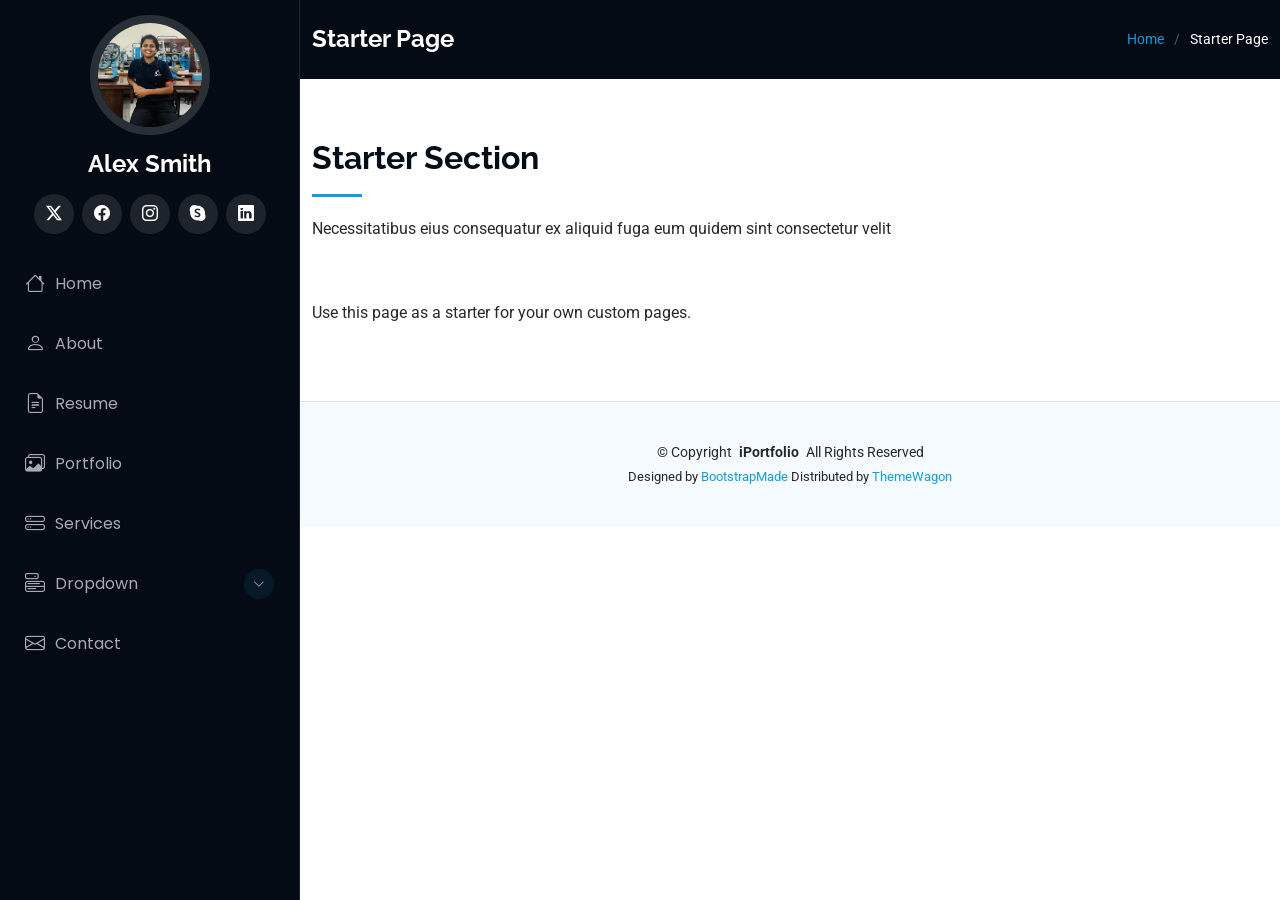
<file: starter-page.html>
<!DOCTYPE html>
<html lang="en">

<head>
  <meta charset="utf-8">
  <meta content="width=device-width, initial-scale=1.0" name="viewport">
  <title>Starter Page - iPortfolio Bootstrap Template</title>
  <meta content="" name="description">
  <meta content="" name="keywords">

  <!-- Favicons -->
  <link href="assets/img/favicon.png" rel="icon">

  <!-- Fonts -->
  <link href="https://fonts.googleapis.com" rel="preconnect">
  <link href="https://fonts.gstatic.com" rel="preconnect" crossorigin>
  <link href="https://fonts.googleapis.com/css2?family=Roboto:ital,wght@0,100;0,300;0,400;0,500;0,700;0,900;1,100;1,300;1,400;1,500;1,700;1,900&family=Poppins:ital,wght@0,100;0,200;0,300;0,400;0,500;0,600;0,700;0,800;0,900;1,100;1,200;1,300;1,400;1,500;1,600;1,700;1,800;1,900&family=Raleway:ital,wght@0,100;0,200;0,300;0,400;0,500;0,600;0,700;0,800;0,900;1,100;1,200;1,300;1,400;1,500;1,600;1,700;1,800;1,900&display=swap" rel="stylesheet">

  <!-- Vendor CSS Files -->
  <link href="assets/vendor/bootstrap/css/bootstrap.min.css" rel="stylesheet">
  <link href="assets/vendor/bootstrap-icons/bootstrap-icons.css" rel="stylesheet">
  <link href="assets/vendor/aos/aos.css" rel="stylesheet">
  <link href="assets/vendor/glightbox/css/glightbox.min.css" rel="stylesheet">
  <link href="assets/vendor/swiper/swiper-bundle.min.css" rel="stylesheet">

  <!-- Main CSS File -->
  <link href="assets/css/main.css" rel="stylesheet">

  <!-- =======================================================
  * Template Name: iPortfolio
  * Template URL: https://bootstrapmade.com/iportfolio-bootstrap-portfolio-websites-template/
  * Updated: Jun 29 2024 with Bootstrap v5.3.3
  * Author: BootstrapMade.com
  * License: https://bootstrapmade.com/license/
  ======================================================== -->
</head>

<body class="starter-page-page">

  <header id="header" class="header dark-background d-flex flex-column">
    <i class="header-toggle d-xl-none bi bi-list"></i>

    <div class="profile-img">
      <img src="assets/img/my-profile-img.jpg" alt="" class="img-fluid rounded-circle">
    </div>

    <a href="index.html" class="logo d-flex align-items-center justify-content-center">
      <!-- Uncomment the line below if you also wish to use an image logo -->
      <!-- <img src="assets/img/logo.png" alt=""> -->
      <h1 class="sitename">Alex Smith</h1>
    </a>

    <div class="social-links text-center">
      <a href="#" class="twitter"><i class="bi bi-twitter-x"></i></a>
      <a href="#" class="facebook"><i class="bi bi-facebook"></i></a>
      <a href="#" class="instagram"><i class="bi bi-instagram"></i></a>
      <a href="#" class="google-plus"><i class="bi bi-skype"></i></a>
      <a href="#" class="linkedin"><i class="bi bi-linkedin"></i></a>
    </div>

    <nav id="navmenu" class="navmenu">
      <ul>
        <li><a href="#hero"><i class="bi bi-house navicon"></i>Home</a></li>
        <li><a href="#about"><i class="bi bi-person navicon"></i> About</a></li>
        <li><a href="#resume"><i class="bi bi-file-earmark-text navicon"></i> Resume</a></li>
        <li><a href="#portfolio"><i class="bi bi-images navicon"></i> Portfolio</a></li>
        <li><a href="#services"><i class="bi bi-hdd-stack navicon"></i> Services</a></li>
        <li class="dropdown"><a href="#"><i class="bi bi-menu-button navicon"></i> <span>Dropdown</span> <i class="bi bi-chevron-down toggle-dropdown"></i></a>
          <ul>
            <li><a href="#">Dropdown 1</a></li>
            <li class="dropdown"><a href="#"><span>Deep Dropdown</span> <i class="bi bi-chevron-down toggle-dropdown"></i></a>
              <ul>
                <li><a href="#">Deep Dropdown 1</a></li>
                <li><a href="#">Deep Dropdown 2</a></li>
                <li><a href="#">Deep Dropdown 3</a></li>
                <li><a href="#">Deep Dropdown 4</a></li>
                <li><a href="#">Deep Dropdown 5</a></li>
              </ul>
            </li>
            <li><a href="#">Dropdown 2</a></li>
            <li><a href="#">Dropdown 3</a></li>
            <li><a href="#">Dropdown 4</a></li>
          </ul>
        </li>
        <li><a href="#contact"><i class="bi bi-envelope navicon"></i> Contact</a></li>
      </ul>
    </nav>

  </header>

  <main class="main">

    <!-- Page Title -->
    <div class="page-title dark-background">
      <div class="container d-lg-flex justify-content-between align-items-center">
        <h1 class="mb-2 mb-lg-0">Starter Page</h1>
        <nav class="breadcrumbs">
          <ol>
            <li><a href="index.html">Home</a></li>
            <li class="current">Starter Page</li>
          </ol>
        </nav>
      </div>
    </div><!-- End Page Title -->

    <!-- Starter Section Section -->
    <section id="starter-section" class="starter-section section">

      <!-- Section Title -->
      <div class="container section-title" data-aos="fade-up">
        <h2>Starter Section</h2>
        <p>Necessitatibus eius consequatur ex aliquid fuga eum quidem sint consectetur velit</p>
      </div><!-- End Section Title -->

      <div class="container" data-aos="fade-up">
        <p>Use this page as a starter for your own custom pages.</p>
      </div>

    </section><!-- /Starter Section Section -->

  </main>

  <footer id="footer" class="footer position-relative light-background">

    <div class="container">
      <div class="copyright text-center ">
        <p>© <span>Copyright</span> <strong class="px-1 sitename">iPortfolio</strong> <span>All Rights Reserved</span></p>
      </div>
      <div class="credits">
        <!-- All the links in the footer should remain intact. -->
        <!-- You can delete the links only if you've purchased the pro version. -->
        <!-- Licensing information: https://bootstrapmade.com/license/ -->
        <!-- Purchase the pro version with working PHP/AJAX contact form: [buy-url] -->
        Designed by <a href="https://bootstrapmade.com/">BootstrapMade</a> Distributed by <a href="https://themewagon.com">ThemeWagon</a>
      </div>
    </div>

  </footer>

  <!-- Scroll Top -->
  <a href="#" id="scroll-top" class="scroll-top d-flex align-items-center justify-content-center"><i class="bi bi-arrow-up-short"></i></a>

  <!-- Preloader -->
  <div id="preloader"></div>

  <!-- Vendor JS Files -->
  <script src="assets/vendor/bootstrap/js/bootstrap.bundle.min.js"></script>
  <script src="assets/vendor/php-email-form/validate.js"></script>
  <script src="assets/vendor/aos/aos.js"></script>
  <script src="assets/vendor/typed.js/typed.umd.js"></script>
  <script src="assets/vendor/purecounter/purecounter_vanilla.js"></script>
  <script src="assets/vendor/waypoints/noframework.waypoints.js"></script>
  <script src="assets/vendor/glightbox/js/glightbox.min.js"></script>
  <script src="assets/vendor/imagesloaded/imagesloaded.pkgd.min.js"></script>
  <script src="assets/vendor/isotope-layout/isotope.pkgd.min.js"></script>
  <script src="assets/vendor/swiper/swiper-bundle.min.js"></script>

  <!-- Main JS File -->
  <script src="assets/js/main.js"></script>

</body>

</html>
</file>
<file: assets/css/main.css>
/**
* Template Name: iPortfolio
* Template URL: https://bootstrapmade.com/iportfolio-bootstrap-portfolio-websites-template/
* Updated: Jun 29 2024 with Bootstrap v5.3.3
* Author: BootstrapMade.com
* License: https://bootstrapmade.com/license/
*/

/*--------------------------------------------------------------
# Font & Color Variables
# Help: https://bootstrapmade.com/color-system/
--------------------------------------------------------------*/
/* Fonts */
:root {
  --default-font: "Roboto",  system-ui, -apple-system, "Segoe UI", Roboto, "Helvetica Neue", Arial, "Noto Sans", "Liberation Sans", sans-serif, "Apple Color Emoji", "Segoe UI Emoji", "Segoe UI Symbol", "Noto Color Emoji";
  --heading-font: "Raleway",  sans-serif;
  --nav-font: "Poppins",  sans-serif;
}

/* Global Colors - The following color variables are used throughout the website. Updating them here will change the color scheme of the entire website */
:root { 
  --background-color: #ffffff; /* Background color for the entire website, including individual sections */
  --default-color: #272829; /* Default color used for the majority of the text content across the entire website */
  --heading-color: #050d18; /* Color for headings, subheadings and title throughout the website */
  --accent-color: #149ddd; /* Accent color that represents your brand on the website. It's used for buttons, links, and other elements that need to stand out */
  --surface-color: #ffffff; /* The surface color is used as a background of boxed elements within sections, such as cards, icon boxes, or other elements that require a visual separation from the global background. */
  --contrast-color: #ffffff; /* Contrast color for text, ensuring readability against backgrounds of accent, heading, or default colors. */
}

/* Nav Menu Colors - The following color variables are used specifically for the navigation menu. They are separate from the global colors to allow for more customization options */
:root {
  --nav-color: #a8a9b4;  /* The default color of the main navmenu links */
  --nav-hover-color: #ffffff; /* Applied to main navmenu links when they are hovered over or active */
  --nav-mobile-background-color: #040b14; /* Used as the background color for mobile navigation menu */
  --nav-dropdown-background-color: #040b14; /* Used as the background color for dropdown items that appear when hovering over primary navigation items */
  --nav-dropdown-color: #a8a9b4; /* Used for navigation links of the dropdown items in the navigation menu. */
  --nav-dropdown-hover-color: #ffffff; /* Similar to --nav-hover-color, this color is applied to dropdown navigation links when they are hovered over. */
}

/* Color Presets - These classes override global colors when applied to any section or element, providing reuse of the sam color scheme. */

.light-background {
  --background-color: #f4fafd;
  --surface-color: #ffffff;
}

.dark-background {
  --background-color: #040b14;
  --default-color: #ffffff;
  --heading-color: #ffffff;
  --surface-color: #151f2b;
  --contrast-color: #ffffff;
}

/* Smooth scroll */
:root {
  scroll-behavior: smooth;
}

/*--------------------------------------------------------------
# General Styling & Shared Classes
--------------------------------------------------------------*/
body {
  color: var(--default-color);
  background-color: var(--background-color);
  font-family: var(--default-font);
}

a {
  color: var(--accent-color);
  text-decoration: none;
  transition: 0.3s;
}

a:hover {
  color: color-mix(in srgb, var(--accent-color), transparent 25%);
  text-decoration: none;
}

h1,
h2,
h3,
h4,
h5,
h6 {
  color: var(--heading-color);
  font-family: var(--heading-font);
}

/* PHP Email Form Messages
------------------------------*/
.php-email-form .error-message {
  display: none;
  background: #df1529;
  color: #ffffff;
  text-align: left;
  padding: 15px;
  margin-bottom: 24px;
  font-weight: 600;
}

.php-email-form .sent-message {
  display: none;
  color: #ffffff;
  background: #059652;
  text-align: center;
  padding: 15px;
  margin-bottom: 24px;
  font-weight: 600;
}

.php-email-form .loading {
  display: none;
  background: var(--surface-color);
  text-align: center;
  padding: 15px;
  margin-bottom: 24px;
}

.php-email-form .loading:before {
  content: "";
  display: inline-block;
  border-radius: 50%;
  width: 24px;
  height: 24px;
  margin: 0 10px -6px 0;
  border: 3px solid var(--accent-color);
  border-top-color: var(--surface-color);
  animation: php-email-form-loading 1s linear infinite;
}

@keyframes php-email-form-loading {
  0% {
    transform: rotate(0deg);
  }

  100% {
    transform: rotate(360deg);
  }
}

/*--------------------------------------------------------------
# Global Header
--------------------------------------------------------------*/
.header {
  color: var(--default-color);
  background-color: var(--background-color);
  position: fixed;
  top: 0;
  left: 0;
  bottom: 0;
  padding: 0 15px;
  width: 300px;
  transition: all ease-in-out 0.3s;
  overflow-y: auto;
  z-index: 997;
  border-right: 1px solid color-mix(in srgb, var(--default-color), transparent 90%);
}

.header .profile-img img {
  margin: 15px auto;
  display: block;
  width: 120px;
  border: 8px solid color-mix(in srgb, var(--default-color), transparent 85%);
}

.header .logo {
  line-height: 1;
  margin-bottom: 15px;
}

.header .logo img {
  max-height: 32px;
  margin-right: 8px;
}

.header .logo h1 {
  font-size: 24px;
  margin: 0;
  font-weight: 700;
  color: var(--heading-color);
}

.header .social-links {
  margin: 0 0 20px 0;
}

.header .social-links a {
  font-size: 16px;
  display: inline-flex;
  align-items: center;
  justify-content: center;
  background: color-mix(in srgb, var(--default-color), transparent 90%);
  color: var(--default-color);
  margin: 0 2px;
  border-radius: 50%;
  text-align: center;
  width: 40px;
  height: 40px;
  transition: 0.3s;
}

.header .social-links a:hover {
  color: var(--contrast-color);
  background: var(--accent-color);
}

@media (min-width: 1200px) {

  .header~main,
  .header~#footer {
    margin-left: 300px;
  }
}

@media (max-width: 1199px) {
  .header {
    left: -100%;
  }
}

.header.header-show {
  left: 0;
}

.header .header-toggle {
  color: var(--contrast-color);
  background-color: var(--accent-color);
  font-size: 22px;
  display: flex;
  align-items: center;
  justify-content: center;
  width: 40px;
  height: 40px;
  border-radius: 50%;
  cursor: pointer;
  position: fixed;
  top: 15px;
  right: 15px;
  z-index: 9999;
  transition: background-color 0.3s;
}

.header .header-toggle:hover {
  color: var(--contrast-color);
  background-color: color-mix(in srgb, var(--accent-color) 90%, white 15%);
}

/*--------------------------------------------------------------
# Navigation Menu
--------------------------------------------------------------*/
.mobile-nav-toggle {
  display: none;
}

.navmenu {
  padding: 0;
  z-index: 9997;
}

.navmenu ul {
  list-style: none;
  padding: 0 0 20px 0;
  margin: 0;
}

.navmenu a,
.navmenu a:focus {
  color: var(--nav-color);
  padding: 15px 10px;
  font-family: var(--nav-font);
  font-size: 16px;
  font-weight: 400;
  display: flex;
  align-items: center;
  white-space: nowrap;
  transition: 0.3s;
  width: 100%;
}

.navmenu a .navicon,
.navmenu a:focus .navicon {
  font-size: 20px;
  margin-right: 10px;
}

.navmenu a .toggle-dropdown,
.navmenu a:focus .toggle-dropdown {
  font-size: 12px;
  line-height: 0;
  margin-left: auto;
  width: 30px;
  height: 30px;
  display: flex;
  align-items: center;
  justify-content: center;
  border-radius: 50%;
  transition: 0.3s;
  flex-shrink: 0;
  background-color: color-mix(in srgb, var(--accent-color), transparent 90%);
}

.navmenu a .toggle-dropdown:hover,
.navmenu a:focus .toggle-dropdown:hover {
  background-color: var(--accent-color);
  color: var(--contrast-color);
}

.navmenu a:hover,
.navmenu .active,
.navmenu .active:focus {
  color: var(--nav-hover-color);
}

.navmenu a:hover .navicon,
.navmenu .active .navicon,
.navmenu .active:focus .navicon {
  color: var(--accent-color);
}

.navmenu .active .toggle-dropdown,
.navmenu .active:focus .toggle-dropdown {
  background-color: var(--accent-color);
  color: var(--contrast-color);
  transform: rotate(180deg);
}

.navmenu .dropdown {
  display: block;
}

.navmenu .dropdown a,
.navmenu .dropdown a:focus {
  color: --nav-dropdown-color;
}

.navmenu .dropdown a:hover,
.navmenu .dropdown .active,
.navmenu .dropdown .active:focus {
  color: var(--nav-dropdown-hover-color);
}

.navmenu .dropdown ul {
  position: static;
  display: none;
  z-index: 99;
  padding: 5px 10px;
  margin: 5px 10px;
  background-color: var(--nav-dropdown-background-color);
  border: 1px solid color-mix(in srgb, var(--default-color), transparent 90%);
  box-shadow: none;
  transition: all 0.5s ease-in-out;
}

.navmenu .dropdown ul ul {
  background-color: rgba(33, 37, 41, 0.1);
}

.navmenu .dropdown>.dropdown-active {
  display: block;
  background-color: rgba(33, 37, 41, 0.03);
}

/*--------------------------------------------------------------
# Global Footer
--------------------------------------------------------------*/
.footer {
  color: var(--default-color);
  background-color: var(--background-color);
  font-size: 14px;
  padding: 40px 0;
  position: relative;
  border-top: 1px solid color-mix(in srgb, var(--default-color), transparent 90%);
}

.footer .copyright p {
  margin-bottom: 0;
}

.footer .credits {
  margin-top: 4px;
  font-size: 13px;
  text-align: center;
}

/*--------------------------------------------------------------
# Preloader
--------------------------------------------------------------*/
#preloader {
  position: fixed;
  inset: 0;
  z-index: 999999;
  overflow: hidden;
  background: var(--background-color);
  transition: all 0.6s ease-out;
}

#preloader:before {
  content: "";
  position: fixed;
  top: calc(50% - 30px);
  left: calc(50% - 30px);
  border: 6px solid #ffffff;
  border-color: var(--accent-color) transparent var(--accent-color) transparent;
  border-radius: 50%;
  width: 60px;
  height: 60px;
  animation: animate-preloader 1.5s linear infinite;
}

@keyframes animate-preloader {
  0% {
    transform: rotate(0deg);
  }

  100% {
    transform: rotate(360deg);
  }
}

/*--------------------------------------------------------------
# Scroll Top Button
--------------------------------------------------------------*/
.scroll-top {
  position: fixed;
  visibility: hidden;
  opacity: 0;
  right: 15px;
  bottom: -15px;
  z-index: 99999;
  background-color: var(--accent-color);
  width: 44px;
  height: 44px;
  border-radius: 50px;
  transition: all 0.4s;
}

.scroll-top i {
  font-size: 24px;
  color: var(--contrast-color);
  line-height: 0;
}

.scroll-top:hover {
  background-color: color-mix(in srgb, var(--accent-color), transparent 20%);
  color: var(--contrast-color);
}

.scroll-top.active {
  visibility: visible;
  opacity: 1;
  bottom: 15px;
}

/*--------------------------------------------------------------
# Disable aos animation delay on mobile devices
--------------------------------------------------------------*/
@media screen and (max-width: 768px) {
  [data-aos-delay] {
    transition-delay: 0 !important;
  }
}

/*--------------------------------------------------------------
# Global Page Titles & Breadcrumbs
--------------------------------------------------------------*/
.page-title {
  color: var(--default-color);
  background-color: var(--background-color);
  padding: 25px 0;
  position: relative;
}

.page-title h1 {
  font-size: 24px;
  font-weight: 700;
}

.page-title .breadcrumbs ol {
  display: flex;
  flex-wrap: wrap;
  list-style: none;
  padding: 0;
  margin: 0;
  font-size: 14px;
  font-weight: 400;
}

.page-title .breadcrumbs ol li+li {
  padding-left: 10px;
}

.page-title .breadcrumbs ol li+li::before {
  content: "/";
  display: inline-block;
  padding-right: 10px;
  color: color-mix(in srgb, var(--default-color), transparent 70%);
}

/*--------------------------------------------------------------
# Global Sections
--------------------------------------------------------------*/
section,
.section {
  color: var(--default-color);
  background-color: var(--background-color);
  padding: 60px 0;
  overflow: clip;
}

/*--------------------------------------------------------------
# Global Section Titles
--------------------------------------------------------------*/
.section-title {
  padding-bottom: 60px;
  position: relative;
}

.section-title h2 {
  font-size: 32px;
  font-weight: 700;
  margin-bottom: 20px;
  padding-bottom: 20px;
  position: relative;
}

.section-title h2:after {
  content: "";
  position: absolute;
  display: block;
  width: 50px;
  height: 3px;
  background: var(--accent-color);
  left: 0;
  bottom: 0;
}

.section-title p {
  margin-bottom: 0;
}

/*--------------------------------------------------------------
# Hero Section
--------------------------------------------------------------*/
.hero {
  width: 100%;
  min-height: 100vh;
  position: relative;
  padding: 80px 0;
  display: flex;
  align-items: center;
  justify-content: center;
}

.hero img {
  position: absolute;
  inset: 0;
  display: block;
  width: 100%;
  height: 100%;
  object-fit: cover;
  object-position: center;
  background-color: var(--background-color);
  z-index: 1;
}

.hero:before {
  content: "";
  background: color-mix(in srgb, var(--background-color), transparent 70%);
  position: absolute;
  inset: 0;
  z-index: 2;
}

.hero .container {
  position: relative;
  z-index: 3;
  display: inline-block;
  padding: 30px 50px;
  border-radius: 16px;
  background-color: color-mix(in srgb, #000000, transparent 75%);
  backdrop-filter: blur(4px);
  -webkit-backdrop-filter: blur(6px);
  max-width: 80%;
}

.hero h2 {
  margin: 0;
  font-size: 64px;
  font-weight: 700;
}

.hero p {
  margin: 5px 0 0 0;
  font-size: 26px;
}

.hero p span {
  letter-spacing: 1px;
  border-bottom: 2px solid var(--accent-color);
}

.hero .social-links {
  margin-top: 25px;
}

.hero .social-links a {
  font-size: 24px;
  display: inline-block;
  color: color-mix(in srgb, var(--default-color), transparent 50%);
  line-height: 1;
  margin-right: 20px;
  transition: 0.3s;
}

.hero .social-links a:hover {
  color: var(--accent-color);
}

@media (max-width: 768px) {
  .hero h2 {
    font-size: 32px;
  }

  .hero p {
    font-size: 20px;
  }
}

/*--------------------------------------------------------------
# About Section
--------------------------------------------------------------*/
.about.section {
  padding-bottom: 20px;
}

.about .content h2 {
  font-weight: 700;
  font-size: 24px;
}

.about .content ul {
  list-style: none;
  padding: 0;
}

.about .content ul li {
  margin-bottom: 20px;
  display: flex;
  align-items: center;
}

.about .content ul strong {
  margin-right: 10px;
}

.about .content ul i {
  font-size: 16px;
  margin-right: 5px;
  color: var(--accent-color);
  line-height: 0;
}

/*--------------------------------------------------------------
# Stats Section
--------------------------------------------------------------*/
.stats.section {
  padding-top: 20px;
}

.stats .stats-item {
  padding: 30px;
  width: 100%;
}

.stats .stats-item i {
  color: var(--accent-color);
  display: block;
  font-size: 44px;
  float: left;
  line-height: 0;
}

.stats .stats-item .purecounter {
  color: var(--heading-color);
  font-size: 48px;
  line-height: 40px;
  display: block;
  font-weight: 700;
  margin-left: 60px;
}

.stats .stats-item p {
  color: color-mix(in srgb, var(--default-color), transparent 40%);
  padding: 15px 0 0 0;
  margin: 0 0 0 60px;
  font-family: var(--heading-font);
  font-size: 14px;
}

/*--------------------------------------------------------------
# Skills Section
--------------------------------------------------------------*/
.skills .progress {
  height: 60px;
  display: block;
  background: none;
  border-radius: 0;
}

.skills .progress .skill {
  color: var(--heading-color);
  padding: 0;
  margin: 0 0 6px 0;
  text-transform: uppercase;
  display: block;
  font-weight: 600;
  font-family: var(--heading-font);
}

.skills .progress .skill .val {
  float: right;
  font-style: normal;
}

.skills .progress-bar-wrap {
  background: color-mix(in srgb, var(--default-color), transparent 90%);
  height: 10px;
}

.skills .progress-bar {
  width: 1px;
  height: 10px;
  transition: 0.9s;
  background-color: var(--accent-color);
}

.skills .skills-group-title {
  font-family: var(--heading-font);
  font-size: 16px;
  font-weight: 700;
  color: var(--heading-color);
  margin-bottom: 16px;
  display: flex;
  align-items: center;
  gap: 8px;
}

.skills .skills-group-title i {
  color: var(--accent-color);
  font-size: 20px;
}

.skills .skill-tags {
  display: flex;
  flex-wrap: wrap;
  gap: 10px;
}

.skills .skill-tag {
  display: inline-block;
  padding: 8px 16px;
  border-radius: 30px;
  background-color: color-mix(in srgb, var(--accent-color), transparent 92%);
  color: var(--heading-color);
  font-size: 14px;
  font-weight: 500;
  border: 1px solid color-mix(in srgb, var(--accent-color), transparent 75%);
  transition: 0.3s;
}

.skills .skill-tag:hover {
  background-color: var(--accent-color);
  color: var(--contrast-color);
}

/*--------------------------------------------------------------
# Resume Section
--------------------------------------------------------------*/
.resume .resume-title {
  color: var(--heading-color);
  font-size: 26px;
  font-weight: 700;
  margin-top: 20px;
  margin-bottom: 20px;
}

.resume .resume-item {
  padding: 0 0 20px 20px;
  margin-top: -2px;
  border-left: 2px solid var(--accent-color);
  position: relative;
}

.resume .resume-item h4 {
  line-height: 18px;
  font-size: 18px;
  font-weight: 600;
  text-transform: uppercase;
  color: color-mix(in srgb, var(--default-color), transparent 20%);
  margin-bottom: 10px;
}

.resume .resume-item h5 {
  font-size: 16px;
  padding: 5px 15px;
  display: inline-block;
  font-weight: 600;
  margin-bottom: 10px;
}

.resume .resume-item .badge-parttime,
.resume .resume-item .badge-fulltime {
  font-size: 11px;
  font-weight: 700;
  text-transform: uppercase;
  padding: 2px 10px;
  border-radius: 20px;
  margin-left: 8px;
  vertical-align: middle;
  letter-spacing: 0.5px;
}

.resume .resume-item .badge-parttime {
  background-color: color-mix(in srgb, var(--accent-color), transparent 85%);
  color: var(--accent-color);
}

.resume .resume-item .badge-fulltime {
  background-color: color-mix(in srgb, #059652, transparent 85%);
  color: #059652;
}

.resume .resume-item ul {
  padding-left: 20px;
}

.resume .resume-item ul li {
  padding-bottom: 10px;
}

.resume .resume-item:last-child {
  padding-bottom: 0;
}

.resume .resume-item::before {
  content: "";
  position: absolute;
  width: 16px;
  height: 16px;
  border-radius: 50px;
  left: -9px;
  top: 0;
  background: var(--background-color);
  border: 2px solid var(--accent-color);
}

/*--------------------------------------------------------------
# Portfolio Section
--------------------------------------------------------------*/
.portfolio .portfolio-filters {
  padding: 0;
  margin: 0 auto 20px auto;
  list-style: none;
  text-align: center;
}

.portfolio .portfolio-filters li {
  cursor: pointer;
  display: inline-block;
  padding: 0;
  font-size: 14px;
  font-weight: 400;
  margin: 0 10px;
  line-height: 1;
  text-transform: uppercase;
  margin-bottom: 10px;
  transition: all 0.3s ease-in-out;
}

.portfolio .portfolio-filters li:hover,
.portfolio .portfolio-filters li.filter-active {
  color: var(--accent-color);
}

.portfolio .portfolio-filters li:first-child {
  margin-left: 0;
}

.portfolio .portfolio-filters li:last-child {
  margin-right: 0;
}

@media (max-width: 575px) {
  .portfolio .portfolio-filters li {
    font-size: 14px;
    margin: 0 5px;
  }
}

.portfolio .portfolio-content {
  position: relative;
  overflow: hidden;
}

.portfolio .portfolio-content img {
  transition: 0.3s;
}

.portfolio .portfolio-content .portfolio-info {
  opacity: 0;
  position: absolute;
  inset: 0;
  z-index: 3;
  transition: all ease-in-out 0.3s;
  background: rgba(0, 0, 0, 0.6);
  padding: 15px;
}

.portfolio .portfolio-content .portfolio-info h4 {
  font-size: 14px;
  padding: 5px 10px;
  font-weight: 400;
  color: #ffffff;
  display: inline-block;
  background-color: var(--accent-color);
}

.portfolio .portfolio-content .portfolio-info p {
  position: absolute;
  bottom: 10px;
  text-align: center;
  display: inline-block;
  left: 0;
  right: 0;
  font-size: 16px;
  font-weight: 600;
  color: rgba(255, 255, 255, 0.8);
}

.portfolio .portfolio-content .portfolio-info .preview-link {
  position: absolute;
  left: 50%;
  transform: translateX(-50%);
  font-size: 34px;
  top: calc(50% - 17px);
  color: #fff;
  transition: 0.3s;
  line-height: 1;
}

.portfolio .portfolio-content .portfolio-info .preview-link:hover {
  color: var(--accent-color);
}

.portfolio .portfolio-content:hover .portfolio-info {
  opacity: 1;
}

.portfolio .portfolio-content:hover img {
  transform: scale(1.1);
}

/*--------------------------------------------------------------
# Services Section
--------------------------------------------------------------*/
.services .service-item {
  position: relative;
}

.services .service-item .icon {
  background: var(--accent-color);
  display: flex;
  align-items: center;
  justify-content: center;
  width: 54px;
  height: 54px;
  border-radius: 50%;
  transition: 0.5s;
  border: 1px solid var(--accent-color);
  margin-right: 20px;
}

.services .service-item .icon i {
  color: var(--contrast-color);
  font-size: 24px;
  line-height: 0;
}

.services .service-item:hover .icon {
  background: var(--surface-color);
}

.services .service-item:hover .icon i {
  color: var(--accent-color);
}

.services .service-item .title {
  font-weight: 700;
  margin-bottom: 15px;
  font-size: 18px;
}

.services .service-item .title a {
  color: var(--heading-color);
}

.services .service-item .title a:hover {
  color: var(--accent-color);
}

.services .service-item .description {
  line-height: 24px;
  font-size: 14px;
}

/*--------------------------------------------------------------
# Awards Section
--------------------------------------------------------------*/
.award-item {
  background-color: var(--surface-color);
  padding: 20px;
  border-radius: 8px;
  height: 100%;
}

.award-item .icon {
  background: var(--accent-color);
  display: flex;
  align-items: center;
  justify-content: center;
  width: 48px;
  height: 48px;
  border-radius: 50%;
  border: 1px solid var(--accent-color);
  margin-right: 18px;
}

.award-item .icon i {
  color: var(--contrast-color);
  font-size: 20px;
  line-height: 0;
}

.award-item h4 {
  font-size: 16px;
  font-weight: 700;
  margin-bottom: 6px;
  color: var(--heading-color);
}

.award-item .award-meta {
  font-size: 14px;
  margin: 0 0 8px 0;
  font-style: italic;
  color: var(--accent-color);
}

.award-item .award-desc {
  font-size: 14px;
  line-height: 1.6;
  margin: 0;
  color: color-mix(in srgb, var(--default-color), transparent 15%);
}

/*--------------------------------------------------------------
# Publications Section
--------------------------------------------------------------*/
.publication-item {
  background-color: var(--surface-color);
  padding: 20px 25px;
  border-radius: 8px;
  height: 100%;
  border-left: 3px solid var(--accent-color);
}

.publication-item h4 {
  font-size: 16px;
  margin-bottom: 8px;
}

.publication-item h4 a {
  color: var(--heading-color);
  transition: 0.3s;
}

.publication-item h4 a:hover {
  color: var(--accent-color);
}

.publication-item .publication-meta {
  font-size: 14px;
  color: color-mix(in srgb, var(--default-color), transparent 25%);
  margin: 0;
}

/*--------------------------------------------------------------
# Testimonials Section
--------------------------------------------------------------*/
.testimonials .testimonials-carousel,
.testimonials .testimonials-slider {
  overflow: hidden;
}

.testimonials .testimonial-item {
  box-sizing: content-box;
  text-align: center;
  min-height: 320px;
}

.testimonials .testimonial-item .testimonial-img {
  width: 90px;
  border-radius: 50%;
  margin: 0 auto;
}

.testimonials .testimonial-item h3 {
  font-size: 18px;
  font-weight: bold;
  margin: 10px 0 5px 0;
}

.testimonials .testimonial-item h4 {
  font-size: 14px;
  color: color-mix(in srgb, var(--default-color), transparent 20%);
  margin: 0;
}

.testimonials .testimonial-item .quote-icon-left,
.testimonials .testimonial-item .quote-icon-right {
  color: color-mix(in srgb, var(--accent-color), transparent 40%);
  font-size: 26px;
  line-height: 0;
}

.testimonials .testimonial-item .quote-icon-left {
  display: inline-block;
  left: -5px;
  position: relative;
}

.testimonials .testimonial-item .quote-icon-right {
  display: inline-block;
  right: -5px;
  position: relative;
  top: 10px;
  transform: scale(-1, -1);
}

.testimonials .testimonial-item p {
  font-style: italic;
  margin: 0 15px 15px 15px;
  padding: 20px;
  background-color: var(--surface-color);
  position: relative;
  margin-bottom: 35px;
  border-radius: 6px;
  box-shadow: 0px 2px 15px rgba(0, 0, 0, 0.1);
}

.testimonials .testimonial-item p::after {
  content: "";
  width: 0;
  height: 0;
  border-top: 20px solid var(--surface-color);
  border-right: 20px solid transparent;
  border-left: 20px solid transparent;
  position: absolute;
  bottom: -20px;
  left: calc(50% - 20px);
}

.testimonials .swiper-wrapper {
  height: auto;
}

.testimonials .swiper-pagination {
  margin-top: 40px;
  position: relative;
}

.testimonials .swiper-pagination .swiper-pagination-bullet {
  width: 12px;
  height: 12px;
  background-color: var(--background-color);
  opacity: 1;
  border: 1px solid var(--accent-color);
}

.testimonials .swiper-pagination .swiper-pagination-bullet-active {
  background-color: var(--accent-color);
}

/*--------------------------------------------------------------
# Contact Section
--------------------------------------------------------------*/
.contact .info-wrap {
  background-color: var(--surface-color);
  box-shadow: 0px 0px 20px rgba(0, 0, 0, 0.1);
  padding: 30px;
}

@media (max-width: 575px) {
  .contact .info-wrap {
    padding: 20px;
  }
}

.contact .info-item {
  margin-bottom: 40px;
}

.contact .info-item i {
  font-size: 20px;
  color: var(--accent-color);
  background: color-mix(in srgb, var(--accent-color), transparent 92%);
  width: 44px;
  height: 44px;
  display: flex;
  justify-content: center;
  align-items: center;
  border-radius: 50px;
  transition: all 0.3s ease-in-out;
  margin-right: 15px;
}

.contact .info-item h3 {
  padding: 0;
  font-size: 18px;
  font-weight: 700;
  margin-bottom: 5px;
}

.contact .info-item p {
  padding: 0;
  margin-bottom: 0;
  font-size: 14px;
}

.contact .info-item:hover i {
  background: var(--accent-color);
  color: var(--contrast-color);
}

.contact .php-email-form {
  background-color: var(--surface-color);
  height: 100%;
  padding: 30px;
  box-shadow: 0px 0px 20px rgba(0, 0, 0, 0.1);
}

@media (max-width: 575px) {
  .contact .php-email-form {
    padding: 20px;
  }
}

.contact .php-email-form input[type=text],
.contact .php-email-form input[type=email],
.contact .php-email-form textarea {
  font-size: 14px;
  padding: 10px 15px;
  box-shadow: none;
  border-radius: 0;
  color: var(--default-color);
  background-color: var(--surface-color);
  border-color: color-mix(in srgb, var(--default-color), transparent 80%);
}

.contact .php-email-form input[type=text]:focus,
.contact .php-email-form input[type=email]:focus,
.contact .php-email-form textarea:focus {
  border-color: var(--accent-color);
}

.contact .php-email-form input[type=text]::placeholder,
.contact .php-email-form input[type=email]::placeholder,
.contact .php-email-form textarea::placeholder {
  color: color-mix(in srgb, var(--default-color), transparent 70%);
}

.contact .php-email-form button[type=submit] {
  color: var(--contrast-color);
  background: var(--accent-color);
  border: 0;
  padding: 10px 30px;
  transition: 0.4s;
  border-radius: 50px;
}

.contact .php-email-form button[type=submit]:hover {
  background: color-mix(in srgb, var(--accent-color), transparent 25%);
}

/*--------------------------------------------------------------
# Portfolio Details Section
--------------------------------------------------------------*/
.portfolio-details .portfolio-details-slider img {
  width: 100%;
}

.portfolio-details .portfolio-details-slider .swiper-pagination {
  margin-top: 20px;
  position: relative;
}

.portfolio-details .portfolio-details-slider .swiper-pagination .swiper-pagination-bullet {
  width: 12px;
  height: 12px;
  background-color: color-mix(in srgb, var(--default-color), transparent 85%);
  opacity: 1;
}

.portfolio-details .portfolio-details-slider .swiper-pagination .swiper-pagination-bullet-active {
  background-color: var(--accent-color);
}

.portfolio-details .portfolio-info {
  padding: 30px;
  box-shadow: 0px 0 30px rgba(0, 0, 0, 0.1);
}

.portfolio-details .portfolio-info h3 {
  font-size: 22px;
  font-weight: 700;
  margin-bottom: 20px;
  padding-bottom: 20px;
  border-bottom: 1px solid color-mix(in srgb, var(--default-color), transparent 85%);
}

.portfolio-details .portfolio-info ul {
  list-style: none;
  padding: 0;
  font-size: 15px;
}

.portfolio-details .portfolio-info ul li+li {
  margin-top: 10px;
}

.portfolio-details .portfolio-description {
  padding-top: 30px;
}

.portfolio-details .portfolio-description h2 {
  font-size: 26px;
  font-weight: 700;
  margin-bottom: 20px;
}

.portfolio-details .portfolio-description p {
  padding: 0;
  color: color-mix(in srgb, var(--default-color), transparent 30%);
}

/*--------------------------------------------------------------
# Service Details Section
--------------------------------------------------------------*/
.service-details .services-list {
  padding: 10px 30px;
  border: 1px solid color-mix(in srgb, var(--default-color), transparent 90%);
  margin-bottom: 20px;
}

.service-details .services-list a {
  display: block;
  line-height: 1;
  padding: 8px 0 8px 15px;
  border-left: 3px solid color-mix(in srgb, var(--default-color), transparent 70%);
  margin: 20px 0;
  color: color-mix(in srgb, var(--default-color), transparent 20%);
  transition: 0.3s;
}

.service-details .services-list a.active {
  color: var(--heading-color);
  font-weight: 700;
  border-color: var(--accent-color);
}

.service-details .services-list a:hover {
  border-color: var(--accent-color);
}

.service-details .services-img {
  margin-bottom: 20px;
}

.service-details h3 {
  font-size: 26px;
  font-weight: 700;
}

.service-details h4 {
  font-size: 20px;
  font-weight: 700;
}

.service-details p {
  font-size: 15px;
}

.service-details ul {
  list-style: none;
  padding: 0;
  font-size: 15px;
}

.service-details ul li {
  padding: 5px 0;
  display: flex;
  align-items: center;
}

.service-details ul i {
  font-size: 20px;
  margin-right: 8px;
  color: var(--accent-color);
}

/*--------------------------------------------------------------
# Starter Section Section
--------------------------------------------------------------*/
.starter-section {
  /* Add your styles here */
}
</file>
